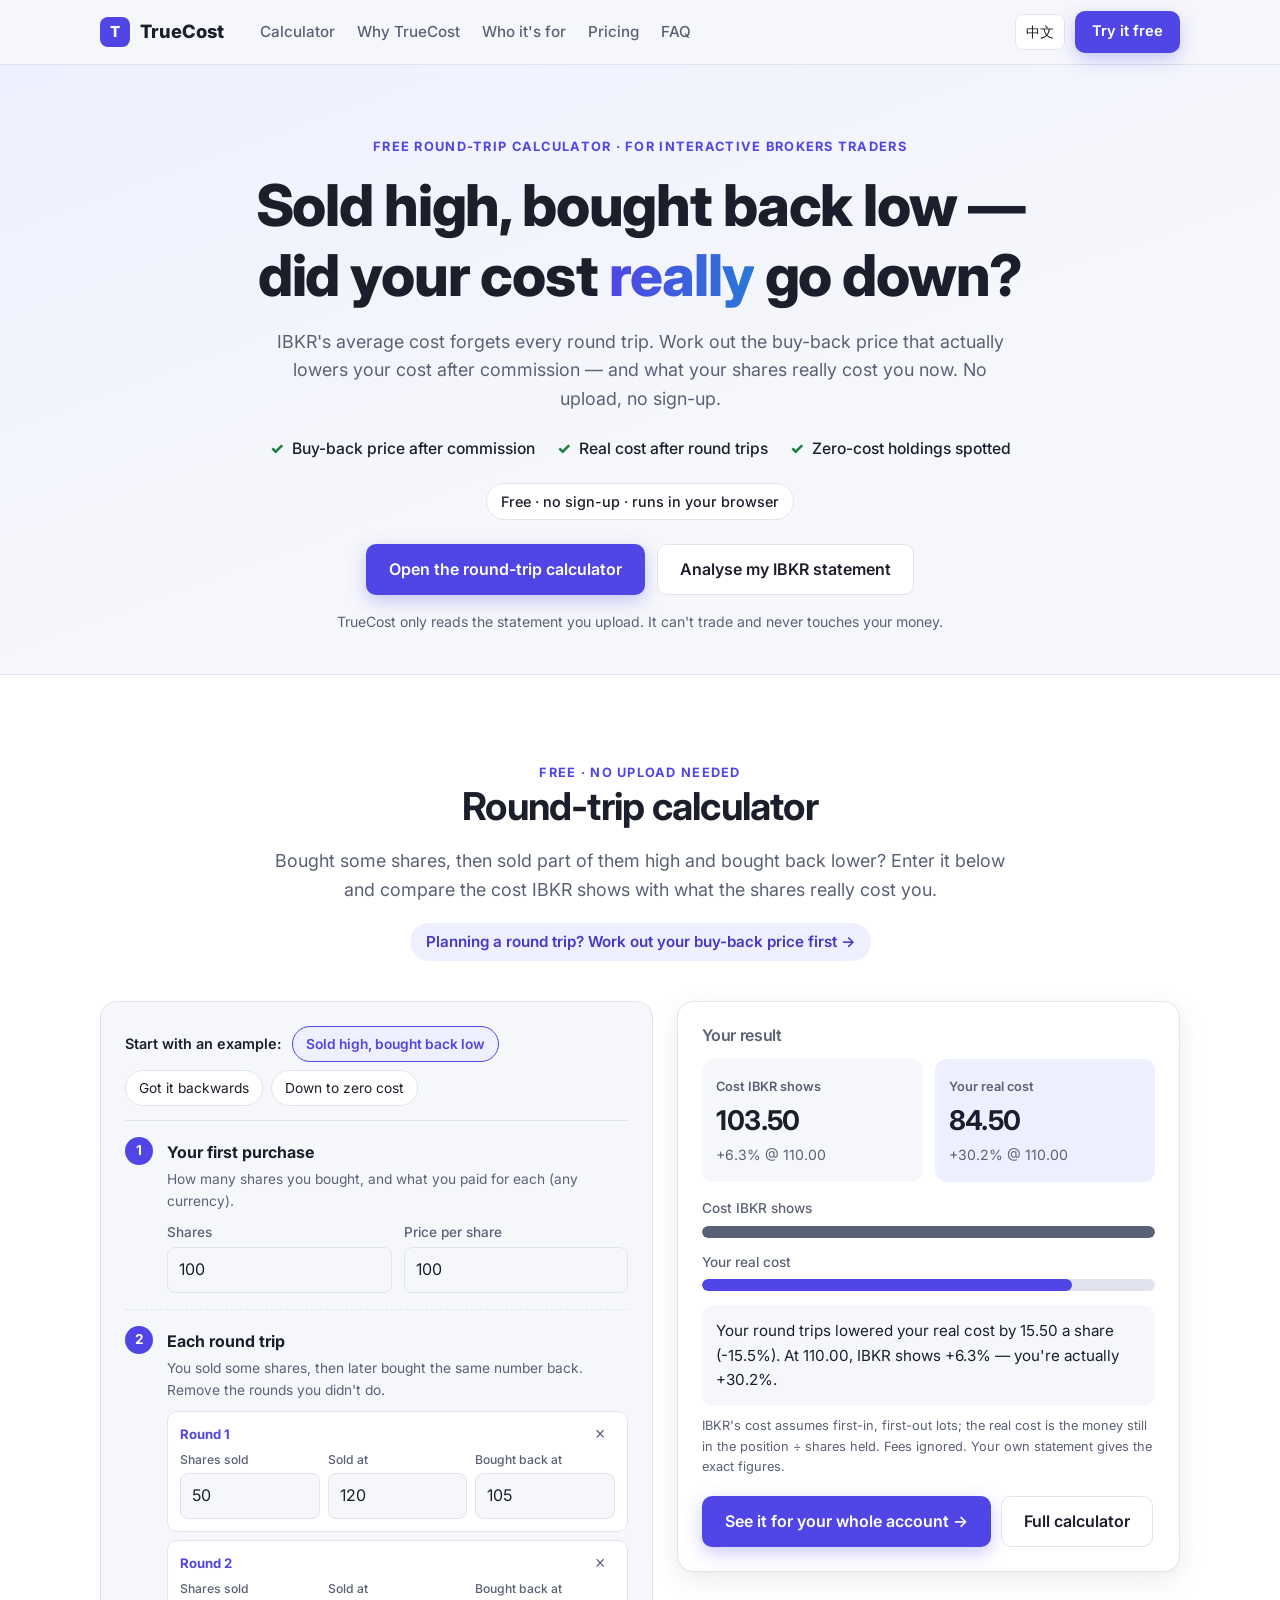
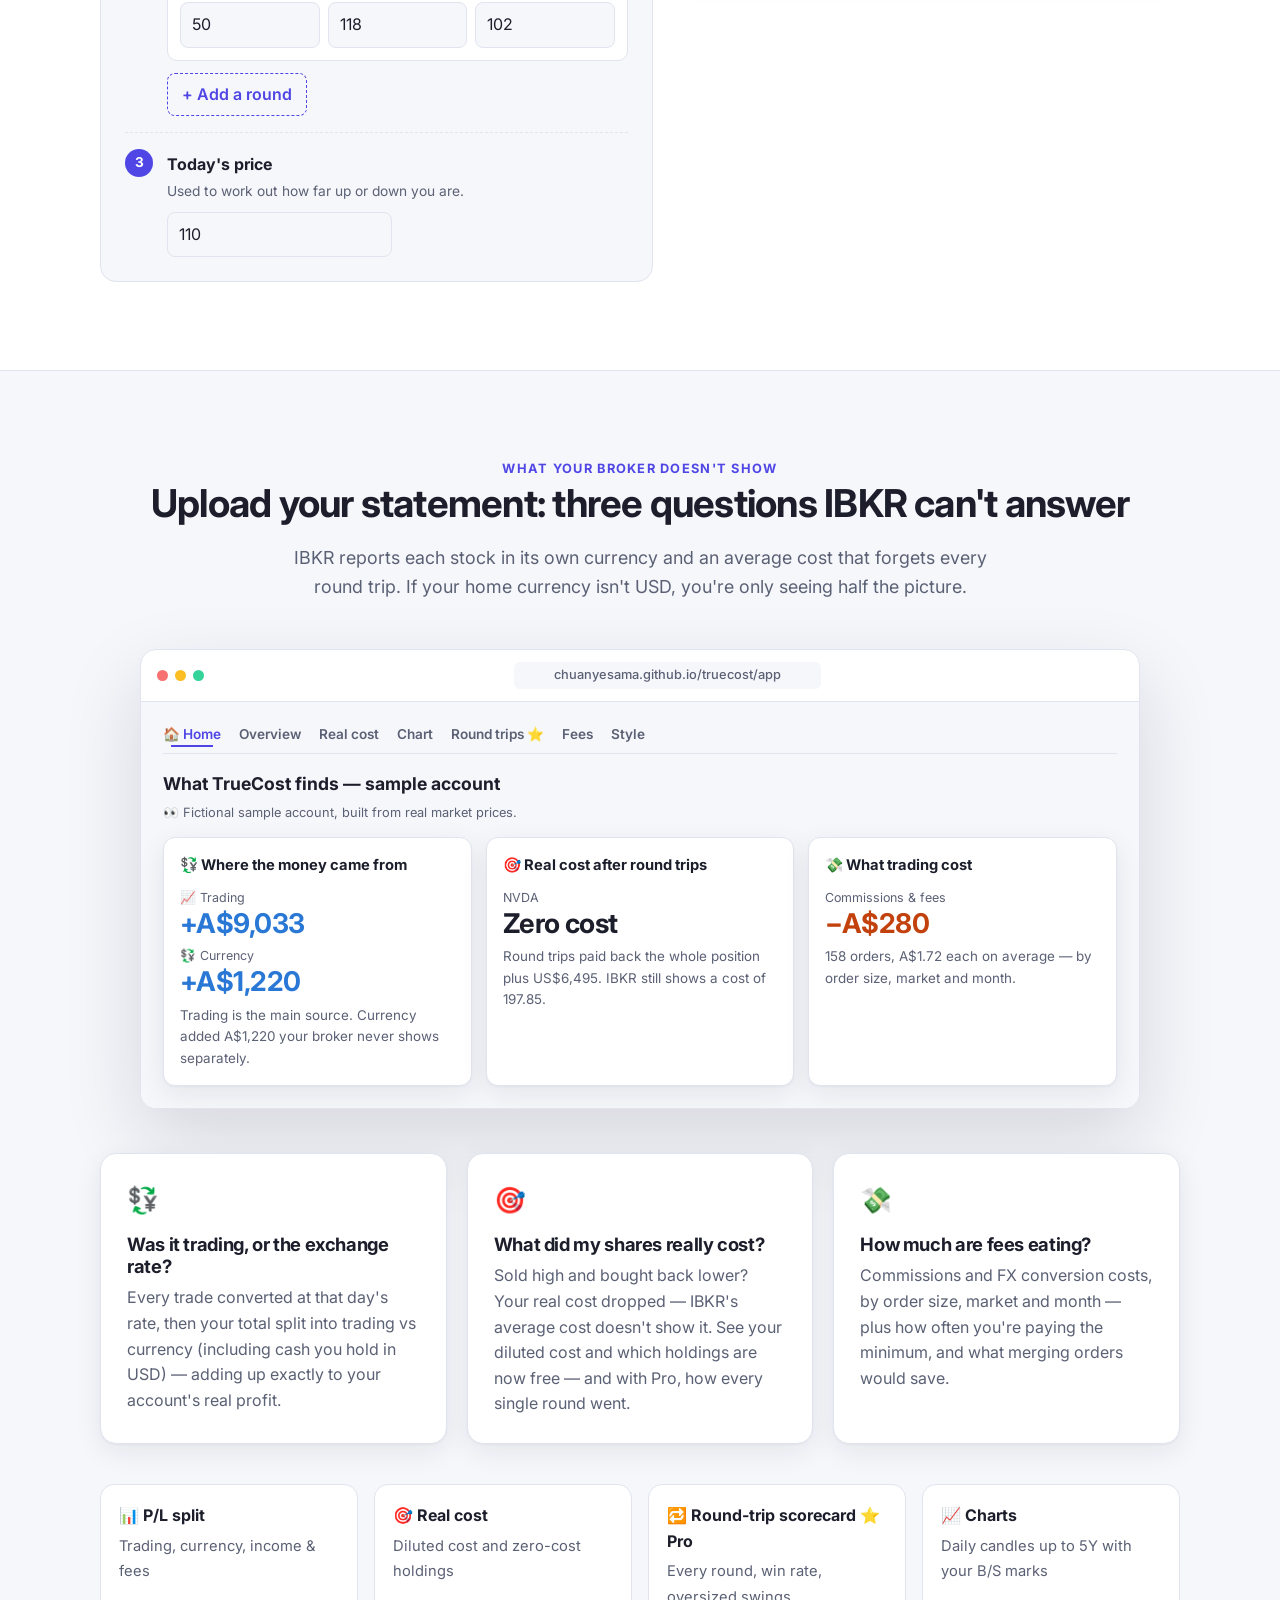
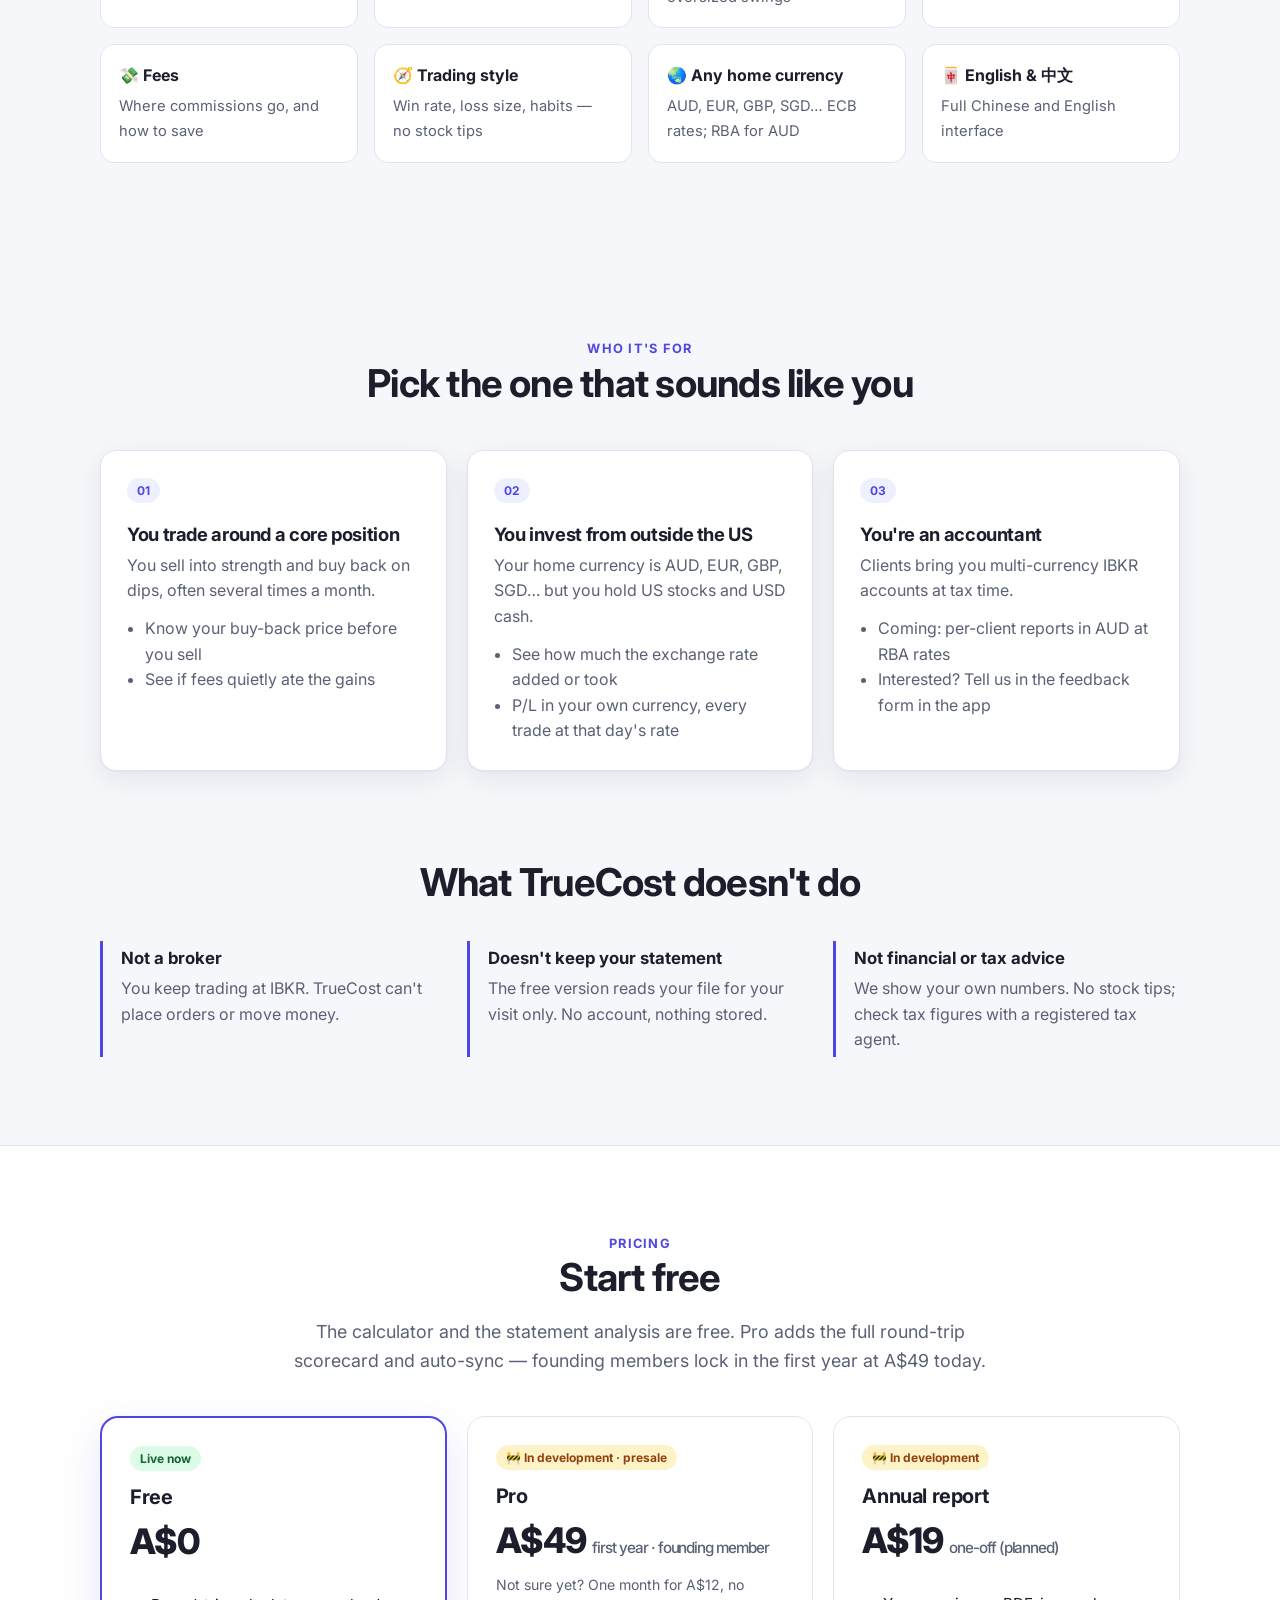
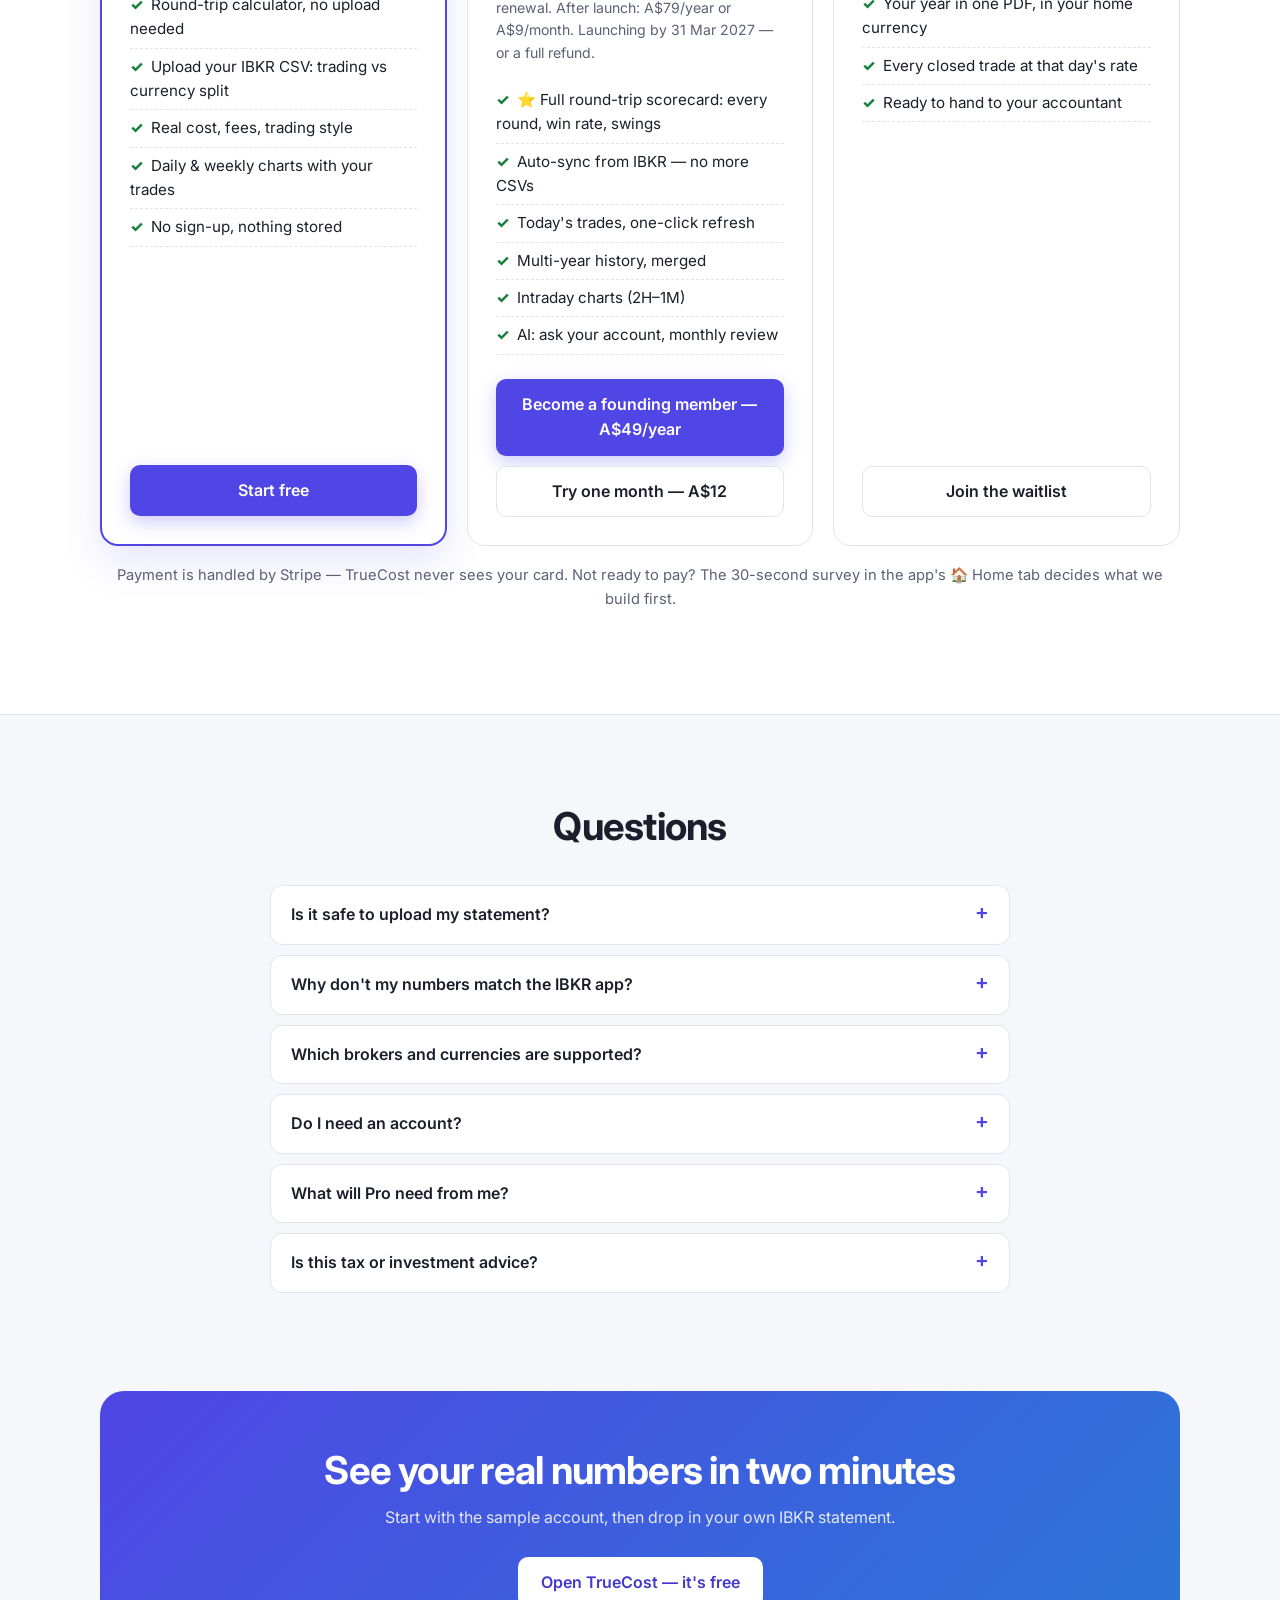
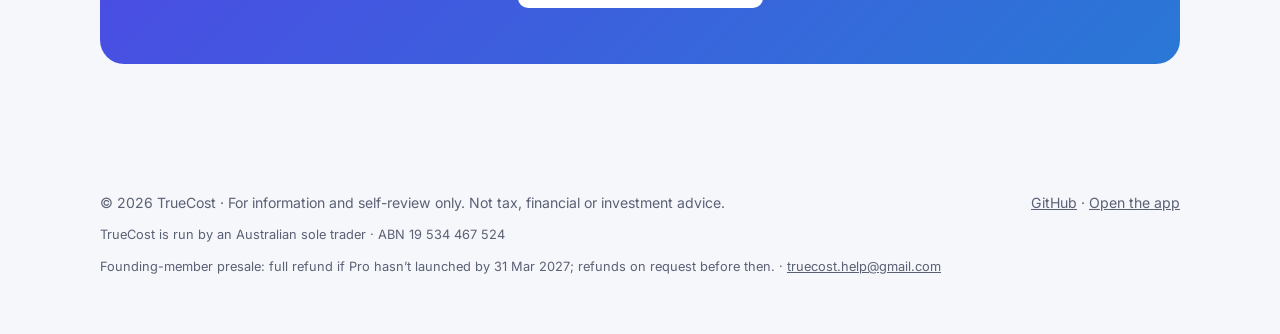
<file: docs/index.html>
<!doctype html>
<html lang="en">
<head>
<meta charset="utf-8">
<meta name="viewport" content="width=device-width, initial-scale=1">
<title>TrueCost — round-trip calculator & real cost for IBKR traders</title>
<meta name="description" content="Upload your Interactive Brokers statement and see, in your home currency, whether your profit came from trading or the exchange rate, your real cost after trading around a position, and what fees cost you. Free, no sign-up.">
<meta property="og:type" content="website">
<meta property="og:site_name" content="TrueCost">
<meta property="og:title" content="TrueCost: round-trip calculator & real cost for IBKR traders">
<meta property="og:description" content="Sold high, bought back low: did your cost really go down? Free buy-back calculator after commission, plus your real cost and FX vs trading split from your IBKR statement.">
<meta property="og:url" content="https://chuanyesama.github.io/truecost/">
<meta property="og:image" content="https://chuanyesama.github.io/truecost/og.jpg">
<meta property="og:image:width" content="1200">
<meta property="og:image:height" content="630">
<meta name="twitter:card" content="summary_large_image">
<link rel="icon" href="data:image/svg+xml,<svg xmlns='http://www.w3.org/2000/svg' viewBox='0 0 100 100'><rect width='100' height='100' rx='22' fill='%234f46e5'/><text x='50' y='68' font-size='54' font-family='Arial' font-weight='700' fill='white' text-anchor='middle'>T</text></svg>">
<link rel="preconnect" href="https://fonts.googleapis.com">
<link rel="preconnect" href="https://fonts.gstatic.com" crossorigin>
<link href="https://fonts.googleapis.com/css2?family=Inter:wght@400;500;600;700;800&display=swap" rel="stylesheet">
<link rel="stylesheet" href="style.css">
</head>
<body>

<nav>
  <div class="wrap">
    <a class="logo" href="#"><i>T</i>TrueCost</a>
    <div class="links">
      <a href="#calculator" data-t="nav_calc"></a>
      <a href="#why" data-t="nav_why"></a>
      <a href="#who" data-t="nav_who"></a>
      <a href="#pricing" data-t="nav_pricing"></a>
      <a href="#faq" data-t="nav_faq"></a>
    </div>
    <div class="nav-right">
      <button class="lang" id="lang" type="button" aria-label="Language">中文</button>
      <a class="btn btn-primary btn-sm app-link" href="app/" data-t="nav_cta"></a>
    </div>
  </div>
</nav>

<header class="hero center">
  <div class="wrap">
    <div class="eyebrow reveal" data-t="hero_eyebrow"></div>
    <h1 class="reveal" data-t="hero_title" data-html></h1>
    <p class="lead reveal" data-t="hero_sub"></p>
    <ul class="checks reveal">
      <li data-t="hero_c1"></li><li data-t="hero_c2"></li><li data-t="hero_c3"></li>
    </ul>
    <div class="badge reveal" data-t="hero_badge"></div>
    <div class="cta reveal">
      <a class="btn btn-primary" href="calculator.html#plan" data-where="hero_calc" data-t="hero_cta"></a>
      <a class="btn btn-ghost app-link" href="app/" data-t="hero_cta2"></a>
    </div>
    <div class="trust reveal" data-t="hero_trust"></div>

  </div>
</header>

<section id="calculator" style="background: var(--card); border-top: 1px solid var(--line); border-bottom: 1px solid var(--line);">
  <div class="wrap center">
    <div class="eyebrow reveal" data-t="calc_eyebrow"></div>
    <h2 class="reveal" data-t="calc_title"></h2>
    <p class="lead reveal" data-t="calc_sub"></p>
    <p class="reveal" style="margin-top:14px"><a class="pill-link" href="calculator.html" data-where="calc_full_top" data-t="calc_full"></a></p>
  </div>
  <div class="wrap">
    <div class="calc reveal">
      <div class="panel" style="background: var(--bg); box-shadow: none;">
        <div class="presets">
          <span data-t="c_try"></span>
          <button class="chip on" type="button" data-preset="good" data-t="c_p_good"></button>
          <button class="chip" type="button" data-preset="bad" data-t="c_p_bad"></button>
          <button class="chip" type="button" data-preset="zero" data-t="c_p_zero"></button>
        </div>
        <div class="step">
          <div class="num">1</div>
          <div>
            <h4 data-t="c_s1"></h4><p class="hint" data-t="c_s1_hint"></p>
            <div class="row">
              <div><label for="n0" data-t="c_shares"></label><input id="n0" type="number" min="1" step="1" value="100"></div>
              <div><label for="p0" data-t="c_price"></label><input id="p0" type="number" min="0" step="0.01" value="100"></div>
            </div>
          </div>
        </div>
        <div class="step">
          <div class="num">2</div>
          <div>
            <h4 data-t="c_s2"></h4><p class="hint" data-t="c_s2_hint"></p>
            <div id="rounds"></div>
            <button class="add" id="add" type="button" data-t="c_add"></button>
          </div>
        </div>
        <div class="step">
          <div class="num">3</div>
          <div>
            <h4 data-t="c_s3"></h4><p class="hint" data-t="c_s3_hint"></p>
            <div class="row"><div><input id="now" type="number" min="0" step="0.01" value="110" aria-label="price now"></div><div></div></div>
          </div>
        </div>
      </div>
      <div class="panel result" id="calc-result" aria-live="polite">
        <h3 data-t="c_result"></h3>
        <div class="compare">
          <div><small data-t="c_ibkr"></small><strong id="r_ibkr"></strong><em id="r_ibkr_pct"></em></div>
          <div class="real"><small data-t="c_real"></small><strong id="r_real"></strong><em id="r_real_pct"></em></div>
        </div>
        <div class="bars">
          <label data-t="c_ibkr"></label><div class="bar"><i id="b_ibkr" style="background: var(--muted)"></i></div>
          <label data-t="c_real"></label><div class="bar"><i id="b_real" style="background: var(--accent)"></i></div>
        </div>
        <div class="say" id="r_say"></div>
        <div class="fine" data-t="c_fine"></div>
        <div class="cta-row"><a class="btn btn-primary app-link" href="app/" data-t="c_cta"></a>
          <a class="btn btn-ghost" href="calculator.html" data-where="calc_full" data-t="calc_full_btn"></a></div>
      </div>
    </div>
  </div>
</section>

<section id="why">
  <div class="wrap center">
    <div class="eyebrow reveal" data-t="why_eyebrow"></div>
    <h2 class="reveal" data-t="why_title"></h2>
    <p class="lead reveal" data-t="why_sub"></p>
  </div>
  <div class="wrap">
  <div class="mock reveal" aria-label="TrueCost screenshot">
    <div class="mock-bar"><span></span><span></span><span></span><b>chuanyesama.github.io/truecost/app</b></div>
    <div class="mock-body">
      <div class="mock-tabs"><span class="on" data-t="m_home"></span><span data-t="m_t1"></span><span data-t="m_t2"></span>
        <span data-t="m_t3"></span><span data-t="m_t4"></span><span data-t="m_t5"></span><span data-t="m_t6"></span></div>
      <div class="mock-title" data-t="m_title"></div>
      <div class="mock-note" data-t="m_note"></div>
      <div class="grid3">
        <div class="mcard float">
          <h4 data-t="m_c1"></h4>
          <div class="mlabel" data-t="m_trading"></div>
          <div class="mvalue pos"><span class="count" data-to="9033" data-prefix="+A$"></span></div>
          <div class="mlabel" data-t="m_fx"></div>
          <div class="mvalue pos"><span class="count" data-to="1220" data-prefix="+A$"></span></div>
          <div class="mtext" data-t="m_c1_line"></div>
        </div>
        <div class="mcard float" style="animation-delay:-2s">
          <h4 data-t="m_c2"></h4>
          <div class="mlabel">NVDA</div>
          <div class="mvalue" data-t="m_zero"></div>
          <div class="mtext" data-t="m_c2_line"></div>
        </div>
        <div class="mcard float" style="animation-delay:-4s">
          <h4 data-t="m_c3"></h4>
          <div class="mlabel" data-t="m_fees"></div>
          <div class="mvalue neg"><span class="count" data-to="280" data-prefix="−A$"></span></div>
          <div class="mtext" data-t="m_c3_line"></div>
        </div>
      </div>
    </div>
  </div>
  </div>
  <div class="wrap">
    <div class="cards">
      <div class="card reveal"><div class="ico">💱</div><h3 data-t="p1_t"></h3><p data-t="p1_d"></p></div>
      <div class="card reveal"><div class="ico">🎯</div><h3 data-t="p2_t"></h3><p data-t="p2_d"></p></div>
      <div class="card reveal"><div class="ico">💸</div><h3 data-t="p3_t"></h3><p data-t="p3_d"></p></div>
    </div>
    <div class="feat reveal">
      <div><b data-t="f1_t"></b><span data-t="f1_d"></span></div>
      <div><b data-t="f2_t"></b><span data-t="f2_d"></span></div>
      <div><b data-t="f3_t"></b><span data-t="f3_d"></span></div>
      <div><b data-t="f4_t"></b><span data-t="f4_d"></span></div>
      <div><b data-t="f5_t"></b><span data-t="f5_d"></span></div>
      <div><b data-t="f6_t"></b><span data-t="f6_d"></span></div>
      <div><b data-t="f7_t"></b><span data-t="f7_d"></span></div>
      <div><b data-t="f8_t"></b><span data-t="f8_d"></span></div>
    </div>
  </div>
</section>

<section id="who">
  <div class="wrap center">
    <div class="eyebrow reveal" data-t="who_eyebrow"></div>
    <h2 class="reveal" data-t="who_title"></h2>
  </div>
  <div class="wrap">
    <div class="cards">
      <div class="card persona reveal"><span class="tag">01</span><h3 data-t="w1_t"></h3><p data-t="w1_d"></p>
        <ul><li data-t="w1_a"></li><li data-t="w1_b"></li></ul></div>
      <div class="card persona reveal"><span class="tag">02</span><h3 data-t="w2_t"></h3><p data-t="w2_d"></p>
        <ul><li data-t="w2_a"></li><li data-t="w2_b"></li></ul></div>
      <div class="card persona reveal"><span class="tag">03</span><h3 data-t="w3_t"></h3><p data-t="w3_d"></p>
        <ul><li data-t="w3_a"></li><li data-t="w3_b"></li></ul></div>
    </div>
  </div>
</section>

<section style="padding-top: 0">
  <div class="wrap">
    <h2 class="reveal center" data-t="not_title"></h2>
    <div class="nots reveal">
      <div><b data-t="n1_t"></b><span data-t="n1_d"></span></div>
      <div><b data-t="n2_t"></b><span data-t="n2_d"></span></div>
      <div><b data-t="n3_t"></b><span data-t="n3_d"></span></div>
    </div>
  </div>
</section>

<section id="pricing" style="background: var(--card); border-top: 1px solid var(--line); border-bottom: 1px solid var(--line);">
  <div class="wrap center">
    <div class="eyebrow reveal" data-t="price_eyebrow"></div>
    <h2 class="reveal" data-t="price_title"></h2>
    <p class="lead reveal" data-t="price_sub"></p>
  </div>
  <div class="wrap">
    <div class="plans">
      <div class="plan main reveal">
        <span class="state live" data-t="s_live"></span>
        <h3 data-t="free_t"></h3>
        <div class="price">A$0</div>
        <ul><li data-t="free_1"></li><li data-t="free_2"></li><li data-t="free_3"></li><li data-t="free_4"></li><li data-t="free_5"></li></ul>
        <a class="btn btn-primary app-link" href="app/" data-t="free_cta"></a>
      </div>
      <div class="plan reveal">
        <span class="state soon" data-t="s_presale"></span>
        <h3 data-t="pro_t"></h3>
        <div class="price">A$49 <small data-t="pro_unit"></small></div>
        <p class="plan-after" data-t="pro_after"></p>
        <ul><li data-t="pro_0"></li><li data-t="pro_1"></li><li data-t="pro_2"></li><li data-t="pro_3"></li><li data-t="pro_4"></li><li data-t="pro_5"></li></ul>
        <div class="plan-btns">
          <a class="btn btn-primary" href="https://buy.stripe.com/dRmeVe8MLd9w0MT7DmfEk00?client_reference_id=site_pricing_year" data-where="pricing" data-plan="year" data-t="founder_cta"></a>
          <a class="btn btn-ghost" href="https://buy.stripe.com/7sYfZi0gf4D067d9LufEk01?client_reference_id=site_pricing_month" data-where="pricing" data-plan="month" data-t="month_cta"></a>
        </div>
      </div>
      <div class="plan reveal">
        <span class="state soon" data-t="s_soon"></span>
        <h3 data-t="rep_t"></h3>
        <div class="price">A$19 <small data-t="rep_unit"></small></div>
        <ul><li data-t="rep_1"></li><li data-t="rep_2"></li><li data-t="rep_3"></li></ul>
        <a class="btn btn-ghost app-link" href="app/" data-t="soon_cta"></a>
      </div>
    </div>
    <p class="soon-note reveal" data-t="price_note"></p>
  </div>
</section>

<section id="faq">
  <div class="wrap center"><h2 class="reveal" data-t="faq_title"></h2></div>
  <div class="wrap faq">
    <details class="reveal"><summary data-t="q1"></summary><p data-t="a1"></p></details>
    <details class="reveal"><summary data-t="q2"></summary><p data-t="a2"></p></details>
    <details class="reveal"><summary data-t="q3"></summary><p data-t="a3"></p></details>
    <details class="reveal"><summary data-t="q4"></summary><p data-t="a4"></p></details>
    <details class="reveal"><summary data-t="q5"></summary><p data-t="a5"></p></details>
    <details class="reveal"><summary data-t="q6"></summary><p data-t="a6"></p></details>
  </div>
</section>

<section style="padding-top: 0">
  <div class="wrap">
    <div class="final reveal">
      <h2 data-t="final_title"></h2>
      <p data-t="final_sub"></p>
      <a class="btn app-link" href="app/" data-t="final_cta"></a>
    </div>
  </div>
</section>

<div class="mini" id="mini" aria-hidden="true">
  <span>IBKR <b id="mini_ibkr"></b> → <span data-t="mini_real"></span> <b id="mini_real"></b></span>
  <a href="#calc-result" data-t="mini_see"></a>
</div>

<footer>
  <div class="wrap">
    <span>© 2026 TrueCost · <span data-t="foot_disclaimer"></span></span>
    <span><a href="https://github.com/chuanyesama/truecost">GitHub</a> · <a class="app-link" href="app/" data-t="foot_app"></a></span>
  </div>
  <div class="wrap seller">
    <span data-t="foot_seller"></span>
    <span><span data-t="foot_refund"></span> · <a href="mailto:truecost.help@gmail.com" data-t="foot_contact"></a></span>
  </div>
</footer>

<script src="track.js"></script>
<script src="review.js"></script>
<script>
const T = {
  en: {
    nav_why: "Why TrueCost", nav_calc: "Calculator", nav_who: "Who it's for", nav_pricing: "Pricing", nav_faq: "FAQ",
    nav_cta: "Try it free",
    hero_eyebrow: "Free round-trip calculator · for Interactive Brokers traders",
    hero_title: "Sold high, bought back low — did your cost <em>really</em> go down?",
    hero_sub: "IBKR's average cost forgets every round trip. Work out the buy-back price that actually lowers your cost after commission — and what your shares really cost you now. No upload, no sign-up.",
    hero_c1: "Buy-back price after commission", hero_c2: "Real cost after round trips", hero_c3: "Zero-cost holdings spotted",
    hero_badge: "Free · no sign-up · runs in your browser",
    hero_cta: "Open the round-trip calculator", hero_cta2: "Analyse my IBKR statement",
    hero_trust: "TrueCost only reads the statement you upload. It can't trade and never touches your money.",
    m_home: "🏠 Home", m_t1: "Overview", m_t2: "Real cost", m_t3: "Chart", m_t4: "Round trips ⭐", m_t5: "Fees", m_t6: "Style",
    m_title: "What TrueCost finds — sample account", m_note: "👀 Fictional sample account, built from real market prices.",
    m_c1: "💱 Where the money came from", m_trading: "📈 Trading", m_fx: "💱 Currency",
    m_c1_line: "Trading is the main source. Currency added A$1,220 your broker never shows separately.",
    m_c2: "🎯 Real cost after round trips", m_zero: "Zero cost",
    m_c2_line: "Round trips paid back the whole position plus US$6,495. IBKR still shows a cost of 197.85.",
    m_c3: "💸 What trading cost", m_fees: "Commissions & fees",
    m_c3_line: "158 orders, A$1.72 each on average — by order size, market and month.",
    why_eyebrow: "What your broker doesn't show",
    why_title: "Upload your statement: three questions IBKR can't answer",
    why_sub: "IBKR reports each stock in its own currency and an average cost that forgets every round trip. If your home currency isn't USD, you're only seeing half the picture.",
    p1_t: "Was it trading, or the exchange rate?",
    p1_d: "Every trade converted at that day's rate, then your total split into trading vs currency (including cash you hold in USD) — adding up exactly to your account's real profit.",
    p2_t: "What did my shares really cost?",
    p2_d: "Sold high and bought back lower? Your real cost dropped — IBKR's average cost doesn't show it. See your diluted cost and which holdings are now free — and with Pro, how every single round went.",
    p3_t: "How much are fees eating?",
    p3_d: "Commissions and FX conversion costs, by order size, market and month — plus how often you're paying the minimum, and what merging orders would save.",
    f1_t: "📊 P/L split", f1_d: "Trading, currency, income & fees",
    f2_t: "🎯 Real cost", f2_d: "Diluted cost and zero-cost holdings",
    f3_t: "🔁 Round-trip scorecard ⭐ Pro", f3_d: "Every round, win rate, oversized swings",
    f4_t: "📈 Charts", f4_d: "Daily candles up to 5Y with your B/S marks",
    f5_t: "💸 Fees", f5_d: "Where commissions go, and how to save",
    f6_t: "🧭 Trading style", f6_d: "Win rate, loss size, habits — no stock tips",
    f7_t: "🌏 Any home currency", f7_d: "AUD, EUR, GBP, SGD… ECB rates; RBA for AUD",
    f8_t: "🀄 English & 中文", f8_d: "Full Chinese and English interface",
    calc_eyebrow: "Free · no upload needed",
    calc_title: "Round-trip calculator",
    calc_sub: "Bought some shares, then sold part of them high and bought back lower? Enter it below and compare the cost IBKR shows with what the shares really cost you.",
    calc_full: "Planning a round trip? Work out your buy-back price first →", calc_full_btn: "Full calculator",
    who_eyebrow: "Who it's for", who_title: "Pick the one that sounds like you",
    w1_t: "You trade around a core position", w1_d: "You sell into strength and buy back on dips, often several times a month.",
    w1_a: "Know your buy-back price before you sell", w1_b: "See if fees quietly ate the gains",
    w2_t: "You invest from outside the US", w2_d: "Your home currency is AUD, EUR, GBP, SGD… but you hold US stocks and USD cash.",
    w2_a: "See how much the exchange rate added or took", w2_b: "P/L in your own currency, every trade at that day's rate",
    w3_t: "You're an accountant", w3_d: "Clients bring you multi-currency IBKR accounts at tax time.",
    w3_a: "Coming: per-client reports in AUD at RBA rates", w3_b: "Interested? Tell us in the feedback form in the app",
    not_title: "What TrueCost doesn't do",
    n1_t: "Not a broker", n1_d: "You keep trading at IBKR. TrueCost can't place orders or move money.",
    n2_t: "Doesn't keep your statement", n2_d: "The free version reads your file for your visit only. No account, nothing stored.",
    n3_t: "Not financial or tax advice", n3_d: "We show your own numbers. No stock tips; check tax figures with a registered tax agent.",
    price_eyebrow: "Pricing", price_title: "Start free",
    price_sub: "The calculator and the statement analysis are free. Pro adds the full round-trip scorecard and auto-sync — founding members lock in the first year at A$49 today.",
    s_live: "Live now", s_soon: "🚧 In development", s_presale: "🚧 In development · presale",
    free_t: "Free", free_1: "Round-trip calculator, no upload needed", free_2: "Upload your IBKR CSV: trading vs currency split",
    free_3: "Real cost, fees, trading style", free_4: "Daily & weekly charts with your trades", free_5: "No sign-up, nothing stored",
    free_cta: "Start free",
    pro_t: "Pro", pro_unit: "first year · founding member",
    pro_after: "Not sure yet? One month for A$12, no renewal. After launch: A$79/year or A$9/month. Launching by 31 Mar 2027 — or a full refund.",
    pro_0: "⭐ Full round-trip scorecard: every round, win rate, swings", pro_1: "Auto-sync from IBKR — no more CSVs", pro_2: "Today's trades, one-click refresh", pro_3: "Multi-year history, merged",
    pro_4: "Intraday charts (2H–1M)", pro_5: "AI: ask your account, monthly review",
    rep_t: "Annual report", rep_unit: "one-off (planned)",
    rep_1: "Your year in one PDF, in your home currency", rep_2: "Every closed trade at that day's rate", rep_3: "Ready to hand to your accountant",
    soon_cta: "Join the waitlist", founder_cta: "Become a founding member — A$49/year", month_cta: "Try one month — A$12",
    price_note: "Payment is handled by Stripe — TrueCost never sees your card. Not ready to pay? The 30-second survey in the app's 🏠 Home tab decides what we build first.",
    faq_title: "Questions",
    q1: "Is it safe to upload my statement?",
    a1: "Your statement is read inside your browser and never uploaded to any server — close the tab and it's gone. Anonymous usage counts (no amounts, symbols or account numbers) help us improve TrueCost.",
    q2: "Why don't my numbers match the IBKR app?",
    a2: "IBKR shows profit in each stock's own currency and an average cost that ignores round trips. TrueCost converts every trade at that day's rate into your home currency — and checks the total against your account's actual profit.",
    q3: "Which brokers and currencies are supported?",
    a3: "Interactive Brokers only, on purpose: one broker, done properly. Any base currency (AUD, USD, EUR, GBP, SGD…), stocks and ETFs in US, European, Nordic and Asian markets.",
    q4: "Do I need an account?",
    a4: "No. Download your Activity Statement (CSV) from the IBKR portal, upload it, done. Pro will need an account because it syncs automatically.",
    q5: "What will Pro need from me?",
    a5: "A one-time setup of about five minutes: create two Flex Queries and a read-only Flex token in the IBKR portal, then paste them into TrueCost. A Flex token can only read reports — it can't trade or move money.",
    q6: "Is this tax or investment advice?",
    a6: "No. TrueCost is a calculator for reviewing your own trading. For your tax return, have a registered tax agent check the figures.",
    final_title: "See your real numbers in two minutes",
    final_sub: "Start with the sample account, then drop in your own IBKR statement.",
    final_cta: "Open TrueCost — it's free",
    foot_disclaimer: "For information and self-review only. Not tax, financial or investment advice.",
    foot_app: "Open the app",
    foot_seller: "TrueCost is run by an Australian sole trader · ABN 19 534 467 524", foot_refund: "Founding-member presale: full refund if Pro hasn’t launched by 31 Mar 2027; refunds on request before then.", foot_contact: "truecost.help@gmail.com",
  },
  zh: {
    nav_why: "为什么用", nav_calc: "做 T 计算器", nav_who: "适合谁", nav_pricing: "价格", nav_faq: "常见问题",
    nav_cta: "免费试用",
    hero_eyebrow: "免费做 T 计算器 · 为盈透证券（IBKR）用户打造",
    hero_title: "高抛低吸之后，你的成本<em>真的</em>降了吗？",
    hero_sub: "IBKR 的平均成本不算做 T。先算好扣掉佣金后买回价要低于多少才真的降成本，再看看你的股票现在真实是多少钱买的。不用上传，不用注册。",
    hero_c1: "扣佣金后的保本买回价", hero_c2: "做 T 后的真实成本", hero_c3: "一眼看出零成本持股",
    hero_badge: "免费 · 不用注册 · 在浏览器里计算",
    hero_cta: "打开做 T 计算器", hero_cta2: "分析我的 IBKR 对账单",
    hero_trust: "TrueCost 只读取你上传的对账单，不能下单，也从不碰你的钱。",
    m_home: "🏠 首页", m_t1: "总览", m_t2: "真实成本", m_t3: "K线图", m_t4: "做T记录 ⭐", m_t5: "费用", m_t6: "交易风格",
    m_title: "TrueCost 能发现什么——示例账户", m_note: "👀 虚构的示例账户，用真实行情生成。",
    m_c1: "💱 钱从哪来", m_trading: "📈 交易", m_fx: "💱 汇率",
    m_c1_line: "交易是主要来源；汇率另外带来了 A$1,220，券商从不单独显示。",
    m_c2: "🎯 做 T 之后的真实成本", m_zero: "零成本持股",
    m_c2_line: "做 T 已经把本金全部赚回，还多赚 US$6,495。IBKR 却仍显示成本 197.85。",
    m_c3: "💸 交易花了多少钱", m_fees: "佣金与费用",
    m_c3_line: "共 158 笔订单，平均每笔 A$1.72；按订单大小、市场、月份拆开看。",
    why_eyebrow: "券商没告诉你的",
    why_title: "上传对账单：IBKR 回答不了的三个问题",
    why_sub: "IBKR 按每只股票自己的币种显示盈亏，平均成本也不算做 T 的盈亏。如果你的本币不是美元，你只看到了一半。",
    p1_t: "是交易赚的，还是汇率给的？",
    p1_d: "每笔交易按当天汇率换算成本币，再把总盈亏拆成交易和汇率两部分（包括你手里的美元现金）——加起来正好等于账户的实际盈亏。",
    p2_t: "我的股票到底多少钱买的？",
    p2_d: "高抛低吸之后，你的真实成本已经降了，IBKR 的平均成本却看不出来。这里能看到摊薄成本、哪些已经是零成本持股；专业版还能逐轮看每一次做 T 的结果。",
    p3_t: "佣金吃掉了多少？",
    p3_d: "佣金和换汇成本按订单大小、市场、月份拆开看，还能看到多少笔付的是最低佣金、合并下单能省多少。",
    f1_t: "📊 盈亏拆解", f1_d: "交易、汇率、收入与费用",
    f2_t: "🎯 真实成本", f2_d: "摊薄成本与零成本持股",
    f3_t: "🔁 做 T 成绩单 ⭐ 专业版", f3_d: "每一轮明细、胜率、加仓波段",
    f4_t: "📈 K 线图", f4_d: "日线到 5 年，标出你的每笔买卖",
    f5_t: "💸 费用透视", f5_d: "佣金花在哪、怎么省",
    f6_t: "🧭 交易风格", f6_d: "胜率、亏损幅度、交易习惯——不荐股",
    f7_t: "🌏 任何本币", f7_d: "澳元、欧元、英镑、新元……ECB 汇率；澳元可选 RBA",
    f8_t: "🀄 中文 & English", f8_d: "完整的中英文界面",
    calc_eyebrow: "免费 · 不用上传",
    calc_title: "做 T 成本计算器",
    calc_sub: "先买了一批，后来高位卖出一部分、低位再买回来？填进来，对比 IBKR 显示的成本和你真实的成本。",
    calc_full: "做 T 之前想先算好买回价？打开完整计算器 →", calc_full_btn: "完整计算器",
    who_eyebrow: "适合谁", who_title: "选一个最像你的",
    w1_t: "你经常做 T", w1_d: "在底仓上高抛低吸，一个月可能来回好几次。",
    w1_a: "卖出之前就知道买回价该挂多少", w1_b: "看看佣金是不是悄悄吃掉了利润",
    w2_t: "你在美国以外投资", w2_d: "本币是澳元、欧元、英镑、新元……手里却是美股和美元现金。",
    w2_a: "看清汇率帮你赚了还是亏了多少", w2_b: "用本币算盈亏，每笔交易按当天汇率",
    w3_t: "你是会计 / 税务代理", w3_d: "报税季总有客户拿着多币种的 IBKR 账户来找你。",
    w3_a: "规划中：按 RBA 汇率出澳元的客户报告", w3_b: "有兴趣？在网站的「💬 提意见」里告诉我们",
    not_title: "TrueCost 不做什么",
    n1_t: "不是券商", n1_d: "你继续在 IBKR 交易。TrueCost 不能下单，也不能转账。",
    n2_t: "不保存你的对账单", n2_d: "免费版只在本次访问中读取文件，不用注册，什么都不保存。",
    n3_t: "不提供投资或税务建议", n3_d: "只展示你自己的数字，不荐股；报税数字请让注册税务师核对。",
    price_eyebrow: "价格", price_title: "免费开始",
    price_sub: "做 T 计算器和对账单分析免费。专业版提供完整做 T 成绩单和自动同步；现在成为创始会员，首年只要 A$49。",
    s_live: "已上线", s_soon: "🚧 开发中", s_presale: "🚧 开发中 · 预售",
    free_t: "免费版", free_1: "做 T 计算器，不用上传", free_2: "上传 IBKR CSV：交易 vs 汇率拆分",
    free_3: "真实成本、费用、交易风格", free_4: "日线、周线 K 线 + 你的买卖点", free_5: "不用注册，不保存数据",
    free_cta: "免费开始",
    pro_t: "专业版", pro_unit: "首年 · 创始会员",
    pro_after: "还没想好？也可以先买一个月 A$12，不自动续费。上线后正式价 A$79/年 或 A$9/月。最晚 2027-03-31 上线，否则全额退款。",
    pro_0: "⭐ 完整做 T 成绩单：每一轮明细、胜率、加仓波段", pro_1: "从 IBKR 自动同步，不用再下载 CSV", pro_2: "当天交易，一键刷新", pro_3: "多年历史自动合并",
    pro_4: "分钟级 K 线（2H–1M）", pro_5: "AI：问你的账户、每月复盘",
    rep_t: "年度报告", rep_unit: "一次性（计划）",
    rep_1: "一整年浓缩成一份本币 PDF", rep_2: "每笔平仓按当天汇率换算", rep_3: "可以直接交给会计师",
    soon_cta: "加入等候名单", founder_cta: "成为创始会员 — 首年 A$49", month_cta: "先买一个月 — A$12",
    price_note: "付款由 Stripe 处理，TrueCost 看不到你的卡号。还没想好？网站「🏠 首页」的 30 秒问卷决定我们先做什么。",
    faq_title: "常见问题",
    q1: "上传对账单安全吗？",
    a1: "安全。对账单只在你的浏览器里读取，不会上传到任何服务器，关掉页面就没了。我们只统计匿名使用情况（不记录金额、股票代码或账户号码），用来改进产品。",
    q2: "为什么和 IBKR App 里的数字不一样？",
    a2: "IBKR 按每只股票自己的币种显示盈亏，平均成本也不算做 T。TrueCost 把每笔交易按当天汇率换算成你的本币，并且和账户的实际盈亏核对。",
    q3: "支持哪些券商和币种？",
    a3: "只支持盈透证券（IBKR），这是故意的：只做一家，做到最好。支持任何基础货币（澳元、美元、欧元、英镑、新元……），美股、欧股、北欧和亚洲市场的股票和 ETF。",
    q4: "需要注册吗？",
    a4: "不需要。在 IBKR 网页版下载活动对账单（CSV），上传就行。专业版需要账户，因为它会自动同步。",
    q5: "专业版需要我做什么设置？",
    a5: "一次性设置，大约 5 分钟：在 IBKR 网页版建两个 Flex 查询和一个只读的 Flex token，粘贴到 TrueCost。Flex token 只能读取报表，不能下单，也不能转账。",
    q6: "这算投资或税务建议吗？",
    a6: "不算。TrueCost 是帮你复盘自己交易的计算工具。报税时请让注册税务师核对数字。",
    final_title: "两分钟看清你的真实数字",
    final_sub: "先看看示例账户，再上传你自己的 IBKR 对账单。",
    final_cta: "打开 TrueCost——免费",
    foot_disclaimer: "仅供参考和复盘，不构成税务、财务或投资建议。",
    foot_app: "打开网站",
    foot_seller: "TrueCost 由澳大利亚个体经营者运营 · ABN 19 534 467 524", foot_refund: "创始会员预售：如 Pro 未在 2027-03-31 前上线，全额退款；上线前也可随时申请退款。", foot_contact: "联系：truecost.help@gmail.com",
  },
};

for (const l of ["en", "zh"]) Object.assign(T[l], CT[l]);
const APP = "app";  // the web app, docs/app/
const forced = new URLSearchParams(location.search).get("theme");  // ?theme=light for screenshots
if (forced === "light") document.documentElement.dataset.theme = "light";
let lang = (() => {
  const q = new URLSearchParams(location.search).get("lang");
  if (q === "zh" || q === "en") return q;
  try { const s = localStorage.getItem("tc-lang"); if (s) return s; } catch (e) {}
  return (navigator.language || "").toLowerCase().startsWith("zh") ? "zh" : "en";
})();

function fill(s, vars) { return s.replace(/\{(\w+)\}/g, (_, k) => vars[k]); }

function render() {
  const d = T[lang];
  document.documentElement.lang = lang === "zh" ? "zh-CN" : "en";
  document.querySelectorAll("[data-t]").forEach(el => {
    const v = d[el.dataset.t];
    if (v === undefined) return;
    if (el.hasAttribute("data-html")) el.innerHTML = v; else el.textContent = v;
  });
  document.querySelectorAll(".app-link").forEach(a => a.href = `${APP}/?lang=${lang}&src=site`);
  document.getElementById("lang").textContent = lang === "zh" ? "English" : "中文";
  document.title = lang === "zh" ? "TrueCost — 做 T 计算器 · IBKR 真实成本" : "TrueCost — round-trip calculator & real cost for IBKR traders";
  calc();
}

document.getElementById("lang").addEventListener("click", () => {
  lang = lang === "zh" ? "en" : "zh";
  try { localStorage.setItem("tc-lang", lang); } catch (e) {}
  render();
  tcTrack("lang_switch", { to: lang });
});


/* ---------- motion ---------- */
const io = "IntersectionObserver" in window ? new IntersectionObserver(entries => {
  entries.forEach(e => {
    if (!e.isIntersecting) return;
    e.target.classList.add("in");
    e.target.querySelectorAll(".count").forEach(countUp);
    io.unobserve(e.target);
  });
}, { threshold: 0.12 }) : null;
document.querySelectorAll(".reveal").forEach(el => io ? io.observe(el) : el.classList.add("in"));
if (!io) document.querySelectorAll(".count").forEach(c => c.textContent = c.dataset.prefix + Number(c.dataset.to).toLocaleString("en-AU"));

function countUp(el) {
  const to = Number(el.dataset.to), pre = el.dataset.prefix;
  if (matchMedia("(prefers-reduced-motion: reduce)").matches) { el.textContent = pre + to.toLocaleString("en-AU"); return; }
  const t0 = performance.now(), dur = 1200;
  const step = t => {
    const k = Math.min(1, (t - t0) / dur), e = 1 - Math.pow(1 - k, 3);
    el.textContent = pre + Math.round(to * e).toLocaleString("en-AU");
    if (k < 1) requestAnimationFrame(step);
  };
  requestAnimationFrame(step);
}

initReview();
render();
</script>
</body>
</html>
</file>
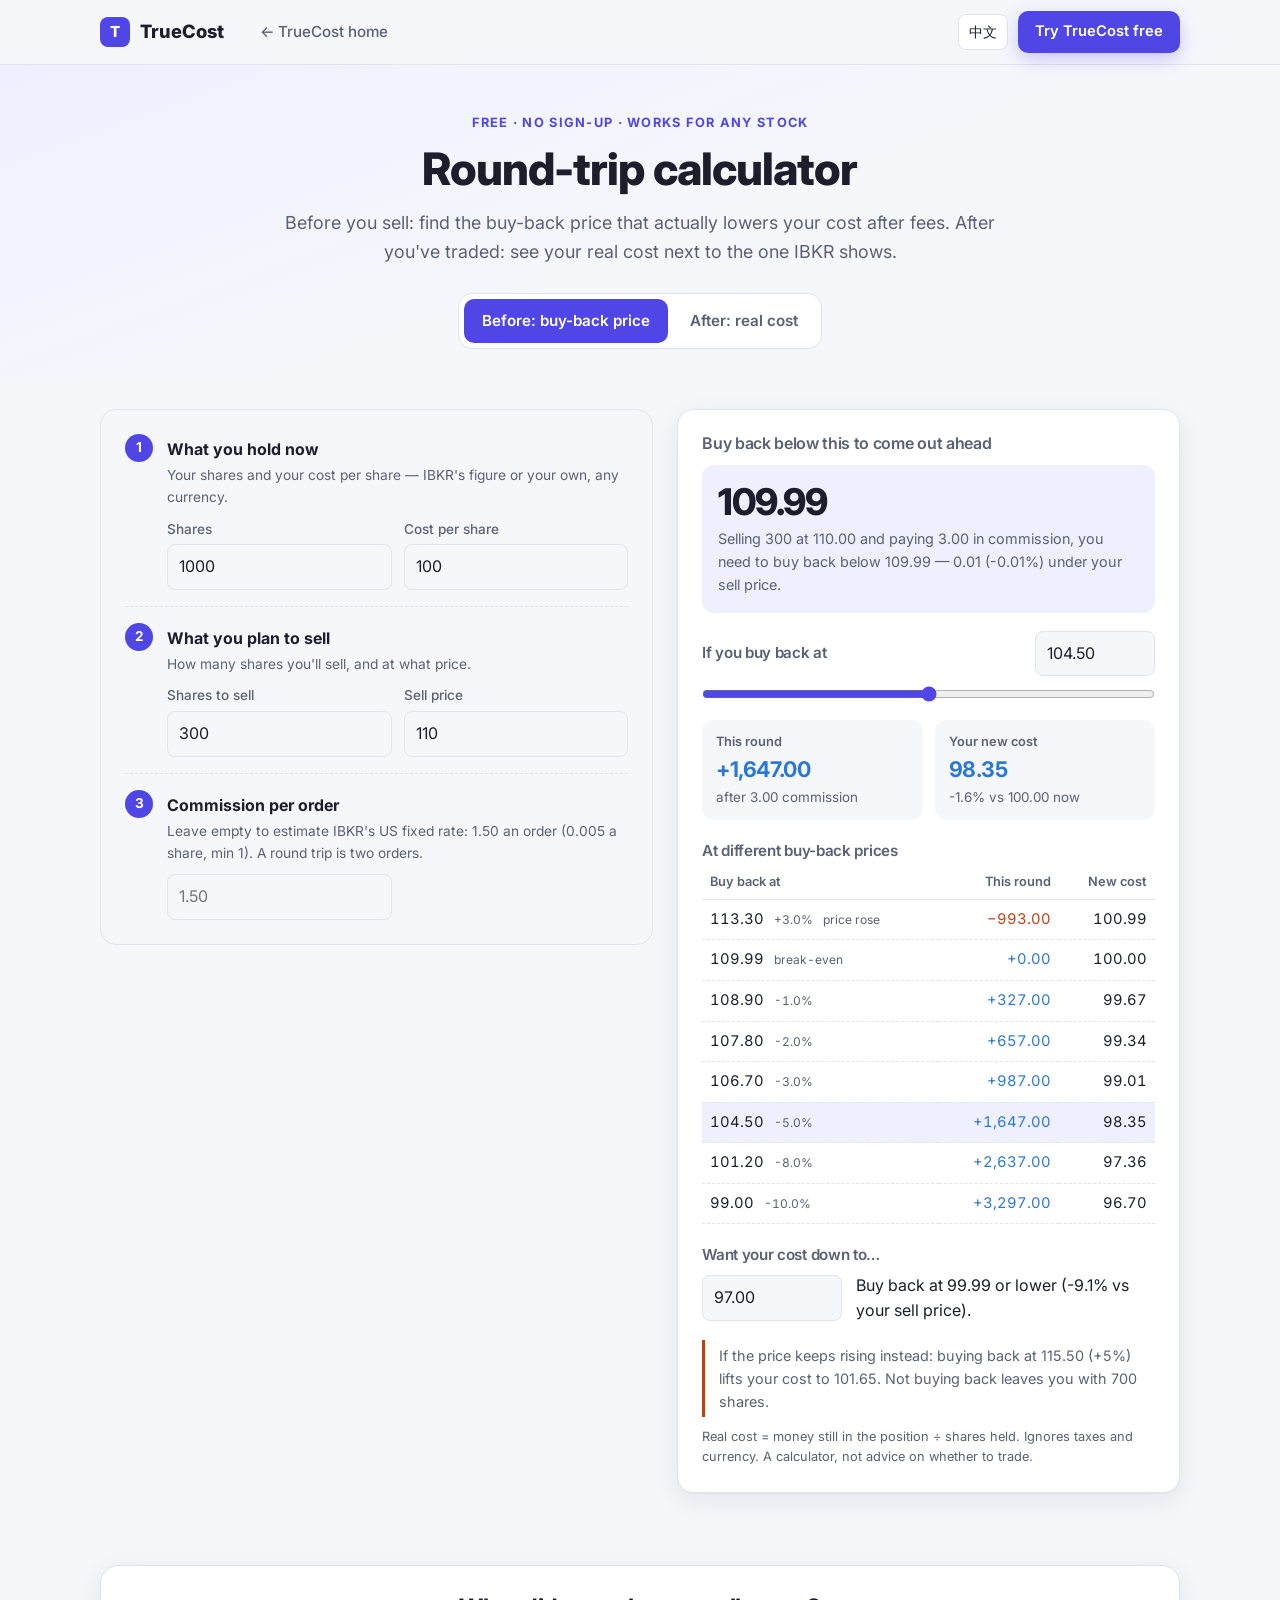
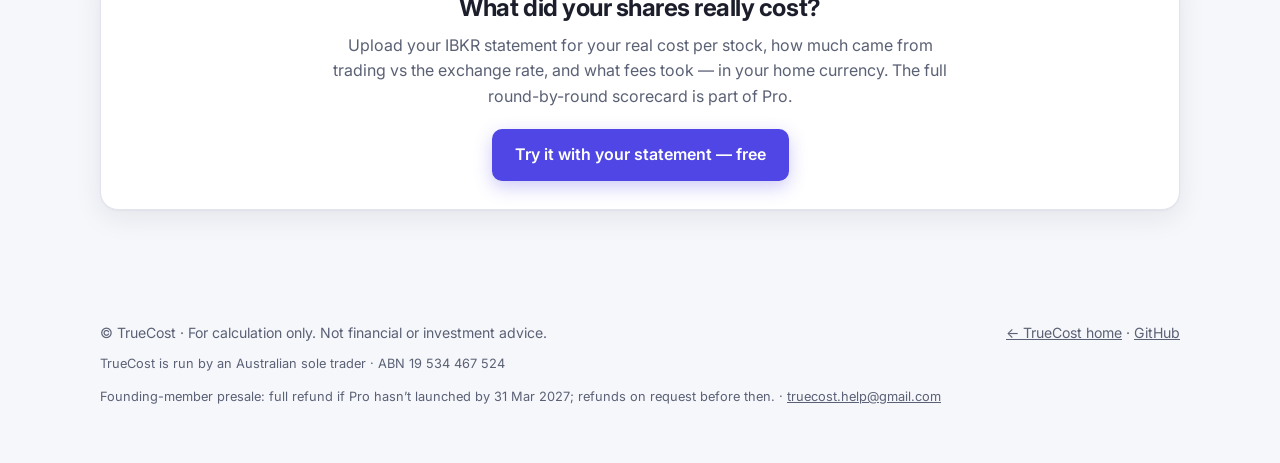
<file: docs/calculator.html>
<!doctype html>
<html lang="zh-CN">
<head>
<meta charset="utf-8">
<meta name="viewport" content="width=device-width, initial-scale=1">
<title>做 T 计算器：保本买回价、做 T 后真实成本 | TrueCost</title>
<meta name="description" content="免费做 T 计算器：卖出前算好保本买回价、买回后的新成本和佣金；做完后对比 IBKR 显示的成本和你的真实摊薄成本。Free round-trip calculator: break-even buy-back price and real cost after trading around a position.">
<meta property="og:type" content="website">
<meta property="og:site_name" content="TrueCost">
<meta property="og:title" content="Round-trip calculator: your buy-back price after commission">
<meta property="og:description" content="Before you sell: the buy-back price that actually lowers your cost after commission. After you trade: your real cost next to the one IBKR shows. Free, no sign-up.">
<meta property="og:url" content="https://chuanyesama.github.io/truecost/calculator.html">
<meta property="og:image" content="https://chuanyesama.github.io/truecost/og.jpg">
<meta property="og:image:width" content="1200">
<meta property="og:image:height" content="630">
<meta name="twitter:card" content="summary_large_image">
<link rel="icon" href="data:image/svg+xml,<svg xmlns='http://www.w3.org/2000/svg' viewBox='0 0 100 100'><rect width='100' height='100' rx='22' fill='%234f46e5'/><text x='50' y='68' font-size='54' font-family='Arial' font-weight='700' fill='white' text-anchor='middle'>T</text></svg>">
<link rel="preconnect" href="https://fonts.googleapis.com">
<link rel="preconnect" href="https://fonts.gstatic.com" crossorigin>
<link href="https://fonts.googleapis.com/css2?family=Inter:wght@400;500;600;700;800&display=swap" rel="stylesheet">
<link rel="stylesheet" href="style.css">
<style>
  .top { background: var(--hero); padding: 48px 0 28px; }
  .top h1 { font-size: clamp(1.9rem, 4.6vw, 2.8rem); font-weight: 800; margin-top: 10px; }
  .top .lead { margin: 12px auto 0; }
  .modes { display: inline-flex; gap: 4px; margin-top: 26px; background: var(--card); border: 1px solid var(--line); border-radius: 14px; padding: 5px; }
  .modes button { border: 0; background: transparent; color: var(--muted); font: inherit; font-weight: 600; font-size: .95rem;
                  border-radius: 10px; padding: 10px 18px; cursor: pointer; }
  .modes button.on { background: var(--accent); color: #fff; }
  @media (max-width: 520px) { .modes { display: flex; } .modes button { flex: 1; padding: 10px 8px; font-size: .88rem; } }
  main section { padding: 32px 0 72px; }
  .calc { margin-top: 0; }
  .field-row { display: grid; grid-template-columns: 1fr 1fr; gap: 12px; }
  .big { font-size: 2.3rem; font-weight: 800; letter-spacing: -0.03em; line-height: 1.15; }
  .big small { font-size: 1rem; font-weight: 600; color: var(--muted); margin-left: 6px; }
  .kpi { background: var(--accent-soft); border-radius: 12px; padding: 16px; margin: 12px 0 18px; }
  .kpi p { margin: 4px 0 0; color: var(--muted); font-size: .9rem; }
  .slider-head { display: flex; justify-content: space-between; align-items: center; gap: 12px; }
  .slider-head input { width: 120px; }
  input[type=range] { padding: 0; border: 0; background: transparent; accent-color: var(--accent); margin: 10px 0 4px; }
  .two { display: grid; grid-template-columns: 1fr 1fr; gap: 12px; margin: 10px 0 16px; }
  .two div { background: var(--bg); border-radius: 12px; padding: 12px 14px; }
  .two small { color: var(--muted); font-weight: 600; font-size: .8rem; display: block; }
  .two strong { font-size: 1.35rem; letter-spacing: -0.02em; }
  .two em { display: block; font-style: normal; font-size: .84rem; color: var(--muted); }
  table { width: 100%; border-collapse: collapse; font-size: .92rem; margin-top: 6px; }
  th { text-align: right; color: var(--muted); font-weight: 600; font-size: .8rem; padding: 6px 8px; border-bottom: 1px solid var(--line); }
  td { text-align: right; padding: 8px; border-bottom: 1px dashed var(--line); font-variant-numeric: tabular-nums; }
  th:first-child, td:first-child { text-align: left; }
  tbody tr { cursor: pointer; } tbody tr:hover { background: var(--bg); }
  tbody tr.sel { background: var(--accent-soft); }
  .tag { font-size: .75rem; color: var(--muted); margin-left: 6px; }
  .target { display: grid; grid-template-columns: auto 1fr; gap: 10px 14px; align-items: center; margin-top: 8px; }
  .target input { max-width: 140px; }
  .warn { border-left: 3px solid var(--neg); padding: 4px 0 4px 14px; color: var(--muted); font-size: .9rem; margin-top: 16px; }
  h3.sub { font-size: .95rem; margin: 22px 0 4px; }
  .hidden { display: none !important; }
  .end { background: var(--card); border: 1px solid var(--line); border-radius: 18px; padding: 28px; text-align: center; box-shadow: var(--shadow); }
  .end h2 { font-size: 1.5rem; } .end p { color: var(--muted); margin: 10px auto 20px; max-width: 40rem; }
</style>
</head>
<body>

<nav>
  <div class="wrap">
    <a class="logo" href="./"><i>T</i>TrueCost</a>
    <div class="links">
      <a href="./" data-t="nav_home"></a>
    </div>
    <div class="nav-right">
      <button class="lang" id="lang" type="button" aria-label="Language">中文</button>
      <a class="btn btn-primary btn-sm app-link" href="app/" data-where="nav" data-t="nav_cta"></a>
    </div>
  </div>
</nav>

<header class="top">
  <div class="wrap center">
    <div class="eyebrow" data-t="eyebrow"></div>
    <h1 data-t="title"></h1>
    <p class="lead" data-t="sub"></p>
    <div class="modes" role="tablist">
      <button type="button" role="tab" data-mode="plan" data-t="mode_plan"></button>
      <button type="button" role="tab" data-mode="review" data-t="mode_review"></button>
    </div>
  </div>
</header>

<main>
<!-- before the trade: break-even buy-back price -->
<section id="plan">
  <div class="wrap">
    <div class="calc">
      <div class="panel" style="background: var(--bg); box-shadow: none;">
        <div class="step" style="padding-top:0">
          <div class="num">1</div>
          <div>
            <h4 data-t="p_s1"></h4><p class="hint" data-t="p_s1_hint"></p>
            <div class="field-row">
              <div><label for="h_n" data-t="p_shares"></label><input id="h_n" type="number" min="1" step="1" value="1000"></div>
              <div><label for="h_c" data-t="p_cost"></label><input id="h_c" type="number" min="0" step="0.01" value="100"></div>
            </div>
          </div>
        </div>
        <div class="step">
          <div class="num">2</div>
          <div>
            <h4 data-t="p_s2"></h4><p class="hint" data-t="p_s2_hint"></p>
            <div class="field-row">
              <div><label for="s_q" data-t="p_qty"></label><input id="s_q" type="number" min="1" step="1" value="300"></div>
              <div><label for="s_p" data-t="p_sell"></label><input id="s_p" type="number" min="0" step="0.01" value="110"></div>
            </div>
          </div>
        </div>
        <div class="step">
          <div class="num">3</div>
          <div>
            <h4 data-t="p_s3"></h4><p class="hint" id="fee_hint"></p>
            <div class="field-row"><div><input id="fee" type="number" min="0" step="0.01" aria-label="fee per order"></div><div></div></div>
          </div>
        </div>
      </div>

      <div class="panel result" aria-live="polite">
        <h3 data-t="p_be"></h3>
        <div class="kpi">
          <div class="big" id="be"></div>
          <p id="be_say"></p>
        </div>

        <div class="slider-head">
          <h3 class="sub" style="margin:0" data-t="p_if"></h3>
          <input id="b_in" type="number" min="0" step="0.01" aria-label="buy-back price">
        </div>
        <input id="b_rng" type="range" step="0.01" aria-label="buy-back price">
        <div class="two">
          <div><small data-t="p_gain"></small><strong id="gain"></strong><em id="gain_pct"></em></div>
          <div><small data-t="p_newcost"></small><strong id="newcost"></strong><em id="newcost_pct"></em></div>
        </div>

        <h3 class="sub" data-t="p_table"></h3>
        <table>
          <thead><tr><th data-t="p_th_b"></th><th data-t="p_th_gain"></th><th data-t="p_th_cost"></th></tr></thead>
          <tbody id="rows"></tbody>
        </table>

        <h3 class="sub" data-t="p_target"></h3>
        <div class="target">
          <input id="tgt" type="number" min="0" step="0.01" aria-label="target cost">
          <span id="tgt_say"></span>
        </div>

        <div class="warn" id="risk"></div>
        <div class="fine" data-t="p_fine"></div>
      </div>
    </div>
  </div>
</section>

<!-- after the trade: the same round-trip calculator as the home page -->
<section id="review" class="hidden">
  <div class="wrap">
    <div class="calc">
      <div class="panel" style="background: var(--bg); box-shadow: none;">
        <div class="presets">
          <span data-t="c_try"></span>
          <button class="chip on" type="button" data-preset="good" data-t="c_p_good"></button>
          <button class="chip" type="button" data-preset="bad" data-t="c_p_bad"></button>
          <button class="chip" type="button" data-preset="zero" data-t="c_p_zero"></button>
        </div>
        <div class="step">
          <div class="num">1</div>
          <div>
            <h4 data-t="c_s1"></h4><p class="hint" data-t="c_s1_hint"></p>
            <div class="row">
              <div><label for="n0" data-t="c_shares"></label><input id="n0" type="number" min="1" step="1" value="100"></div>
              <div><label for="p0" data-t="c_price"></label><input id="p0" type="number" min="0" step="0.01" value="100"></div>
            </div>
          </div>
        </div>
        <div class="step">
          <div class="num">2</div>
          <div>
            <h4 data-t="c_s2"></h4><p class="hint" data-t="c_s2_hint"></p>
            <div id="rounds"></div>
            <button class="add" id="add" type="button" data-t="c_add"></button>
          </div>
        </div>
        <div class="step">
          <div class="num">3</div>
          <div>
            <h4 data-t="c_s3"></h4><p class="hint" data-t="c_s3_hint"></p>
            <div class="row"><div><input id="now" type="number" min="0" step="0.01" value="110" aria-label="price now"></div><div></div></div>
          </div>
        </div>
      </div>
      <div class="panel result" id="calc-result" aria-live="polite">
        <h3 data-t="c_result"></h3>
        <div class="compare">
          <div><small data-t="c_ibkr"></small><strong id="r_ibkr"></strong><em id="r_ibkr_pct"></em></div>
          <div class="real"><small data-t="c_real"></small><strong id="r_real"></strong><em id="r_real_pct"></em></div>
        </div>
        <div class="bars">
          <label data-t="c_ibkr"></label><div class="bar"><i id="b_ibkr" style="background: var(--muted)"></i></div>
          <label data-t="c_real"></label><div class="bar"><i id="b_real" style="background: var(--accent)"></i></div>
        </div>
        <div class="say" id="r_say"></div>
        <div class="fine" data-t="c_fine"></div>
      </div>
    </div>
  </div>
</section>

<section style="padding-top:0">
  <div class="wrap">
    <div class="end">
      <h2 data-t="end_title"></h2>
      <p data-t="end_sub"></p>
      <a class="btn btn-primary app-link" href="app/" data-where="calc_page_end" data-t="end_cta"></a>
    </div>
  </div>
</section>
</main>

<div class="mini" id="mini" aria-hidden="true">
  <span>IBKR <b id="mini_ibkr"></b> → <span data-t="mini_real"></span> <b id="mini_real"></b></span>
  <a href="#calc-result" data-t="mini_see"></a>
</div>

<footer>
  <div class="wrap">
    <span>© TrueCost · <span data-t="foot"></span></span>
    <span><a href="./" data-t="nav_home"></a> · <a href="https://github.com/chuanyesama/truecost">GitHub</a></span>
  </div>
  <div class="wrap seller">
    <span data-t="foot_seller"></span>
    <span><span data-t="foot_refund"></span> · <a href="mailto:truecost.help@gmail.com" data-t="foot_contact"></a></span>
  </div>
</footer>

<script src="track.js"></script>
<script src="review.js"></script>
<script>
const T = {
  en: {
    nav_home: "← TrueCost home", nav_cta: "Try TrueCost free",
    eyebrow: "Free · no sign-up · works for any stock",
    title: "Round-trip calculator",
    sub: "Before you sell: find the buy-back price that actually lowers your cost after fees. After you've traded: see your real cost next to the one IBKR shows.",
    mode_plan: "Before: buy-back price", mode_review: "After: real cost",
    p_s1: "What you hold now", p_s1_hint: "Your shares and your cost per share — IBKR's figure or your own, any currency.",
    p_shares: "Shares", p_cost: "Cost per share",
    p_s2: "What you plan to sell", p_s2_hint: "How many shares you'll sell, and at what price.",
    p_qty: "Shares to sell", p_sell: "Sell price",
    p_s3: "Commission per order",
    fee_auto: "Leave empty to estimate IBKR's US fixed rate: {fee} an order (0.005 a share, min 1). A round trip is two orders.",
    fee_own: "A round trip is two orders: {fee} in total.",
    p_be: "Buy back below this to come out ahead",
    be_say: "Selling {q} at {s} and paying {fees} in commission, you need to buy back below {be} — {gap} ({gapPct}) under your sell price.",
    be_none: "Enter the shares and price you plan to sell.",
    p_if: "If you buy back at", p_gain: "This round", p_newcost: "Your new cost",
    gain_pct: "after {fees} commission", cost_pct: "{diff} vs {c} now",
    p_table: "At different buy-back prices", p_th_b: "Buy back at", p_th_gain: "This round", p_th_cost: "New cost",
    t_up: "price rose", t_be: "break-even",
    p_target: "Want your cost down to…",
    tgt_ok: "Buy back at {b} or lower ({pct} vs your sell price).",
    tgt_no: "Not possible in one round with {q} shares — sell more, or plan several rounds.",
    tgt_above: "That's above your current cost — any buy-back under {be} already gets you there.",
    risk: "If the price keeps rising instead: buying back at {up} (+5%) lifts your cost to {cost}. Not buying back leaves you with {left} shares.",
    p_fine: "Real cost = money still in the position ÷ shares held. Ignores taxes and currency. A calculator, not advice on whether to trade.",
    end_title: "What did your shares really cost?",
    end_sub: "Upload your IBKR statement for your real cost per stock, how much came from trading vs the exchange rate, and what fees took — in your home currency. The full round-by-round scorecard is part of Pro.",
    end_cta: "Try it with your statement — free",
    foot: "For calculation only. Not financial or investment advice.",
    foot_seller: "TrueCost is run by an Australian sole trader · ABN 19 534 467 524", foot_refund: "Founding-member presale: full refund if Pro hasn’t launched by 31 Mar 2027; refunds on request before then.", foot_contact: "truecost.help@gmail.com",
  },
  zh: {
    nav_home: "← TrueCost 首页", nav_cta: "免费试用 TrueCost",
    eyebrow: "免费 · 不用注册 · 任何股票都能用",
    title: "做 T 计算器",
    sub: "卖出之前：算好扣掉佣金后，买回价要低于多少才真正降成本。做完之后：对比 IBKR 显示的成本和你的真实成本。",
    mode_plan: "做 T 前：算买回价", mode_review: "做完后：算真实成本",
    p_s1: "现在的持仓", p_s1_hint: "持有股数和每股成本，用 IBKR 显示的或你自己算的都行，任何币种。",
    p_shares: "持有股数", p_cost: "每股成本",
    p_s2: "这次打算卖出", p_s2_hint: "准备卖多少股、卖什么价。",
    p_qty: "卖出股数", p_sell: "卖出价",
    p_s3: "每笔佣金",
    fee_auto: "留空则按 IBKR 美股固定佣金估算：每笔 {fee}（每股 0.005，最低 1）。一卖一买共两笔。",
    fee_own: "一卖一买共两笔，合计 {fee}。",
    p_be: "买回价低于这个数才不亏",
    be_say: "在 {s} 卖出 {q} 股、佣金共 {fees}，买回价要低于 {be}，也就是比卖出价低 {gap}（{gapPct}）。",
    be_none: "先填打算卖出的股数和价格。",
    p_if: "如果买回价是", p_gain: "这一轮", p_newcost: "买回后的新成本",
    gain_pct: "已扣佣金 {fees}", cost_pct: "比现在的 {c} {diff}",
    p_table: "不同买回价的结果", p_th_b: "买回价", p_th_gain: "这一轮", p_th_cost: "新成本",
    t_up: "涨了才买回", t_be: "保本",
    p_target: "想把成本降到……",
    tgt_ok: "买回价要在 {b} 或以下（比卖出价 {pct}）。",
    tgt_no: "卖 {q} 股做一轮做不到——多卖一些，或者分几轮。",
    tgt_above: "这比现在的成本还高——只要在 {be} 以下买回就已经达到了。",
    risk: "如果卖了之后股价继续涨：在 {up}（+5%）买回，成本会升到 {cost}；不买回的话，你手里只剩 {left} 股。",
    p_fine: "真实成本 = 仍投在这只股票里的钱 ÷ 持有股数。未计税和汇率。这只是计算工具，不建议你是否交易。",
    end_title: "你的股票到底多少钱买的？",
    end_sub: "上传 IBKR 对账单，看每只股票的真实成本、交易和汇率各赚了多少、佣金花了多少，全部换算成你的本币。逐轮的完整做 T 成绩单属于专业版。",
    end_cta: "上传对账单试试——免费",
    foot: "仅供计算参考，不构成财务或投资建议。",
    foot_seller: "TrueCost 由澳大利亚个体经营者运营 · ABN 19 534 467 524", foot_refund: "创始会员预售：如 Pro 未在 2027-03-31 前上线，全额退款；上线前也可随时申请退款。", foot_contact: "联系：truecost.help@gmail.com",
  },
};
for (const l of ["en", "zh"]) Object.assign(T[l], CT[l]);

const APP = "app";  // the web app, docs/app/
let lang = (() => {
  const q = new URLSearchParams(location.search).get("lang");
  if (q === "zh" || q === "en") return q;
  try { const s = localStorage.getItem("tc-lang"); if (s) return s; } catch (e) {}
  return (navigator.language || "").toLowerCase().startsWith("zh") ? "zh" : "en";
})();
function fill(s, vars) { return s.replace(/\{(\w+)\}/g, (_, k) => vars[k]); }
const $ = id => document.getElementById(id);
const signed = v => (v >= 0 ? "+" : "−") + fmt(Math.abs(v));

/* ---------- before the trade ---------- */
let buyBack = null;       // null = follow the default (5% under the sell price)
function ibkrFee(q, price) { return Math.min(Math.max(1, 0.005 * q), 0.01 * q * price); }

function plan() {
  const d = T[lang];
  const n = Math.max(0, num($("h_n").value)), c = Math.max(0, num($("h_c").value));
  const q = Math.min(Math.max(0, num($("s_q").value)), n), s = Math.max(0, num($("s_p").value));
  const own = $("fee").value.trim() !== "";
  const fee = own ? Math.max(0, num($("fee").value)) : ibkrFee(q, s);
  const fees = 2 * fee;
  $("fee").placeholder = fmt(fee);
  $("fee_hint").textContent = fill(own ? d.fee_own : d.fee_auto, { fee: fmt(own ? fees : fee) });
  if (!q || !s || !n) {
    $("be").textContent = "—"; $("be_say").textContent = d.be_none; return;
  }
  // a round trip of q shares sold at s and bought back at b moves q·(s−b) − fees out of the position
  const gainAt = b => q * (s - b) - fees;
  const costAt = b => (n * c - gainAt(b)) / n;
  const be = s - fees / q;
  $("be").textContent = fmt(be);
  $("be_say").textContent = fill(d.be_say, { q: q.toLocaleString(), s: fmt(s), fees: fmt(fees), be: fmt(be),
                                              gap: fmt(s - be), gapPct: ((be / s - 1) * 100).toFixed(2) + "%" });

  const lo = +(s * 0.8).toFixed(2), hi = +(s * 1.1).toFixed(2);
  if (buyBack === null) buyBack = +(s * 0.95).toFixed(2);
  const rng = $("b_rng");
  rng.min = lo; rng.max = hi; rng.value = Math.min(Math.max(buyBack, lo), hi);
  if (document.activeElement !== $("b_in")) $("b_in").value = buyBack.toFixed(2);
  const g = gainAt(buyBack), nc = costAt(buyBack);
  $("gain").textContent = signed(g);
  $("gain").className = g >= 0 ? "pos" : "neg";
  $("gain_pct").textContent = fill(d.gain_pct, { fees: fmt(fees) });
  $("newcost").textContent = nc <= 0 ? d.c_zero : fmt(nc);
  $("newcost").className = nc < c ? "pos" : nc > c ? "neg" : "";
  $("newcost_pct").textContent = fill(d.cost_pct, { c: fmt(c), diff: c ? pct(nc / c - 1) : "—" });

  const levels = [[0.03, d.t_up], [null, d.t_be], [-0.01], [-0.02], [-0.03], [-0.05], [-0.08], [-0.1]];
  $("rows").innerHTML = levels.map(([k, tag]) => {
    const b = k === null ? be : s * (1 + k);
    const gg = gainAt(b), cc = costAt(b);
    const label = k === null ? "" : ` <span class="tag">${pct(k)}</span>`;
    const sel = Math.abs(b - buyBack) < 0.005 ? ' class="sel"' : "";
    return `<tr data-b="${b.toFixed(2)}"${sel}><td>${fmt(b)}${label}${tag ? ` <span class="tag">${tag}</span>` : ""}</td>
      <td class="${gg >= 0 ? "pos" : "neg"}">${signed(gg)}</td><td>${cc <= 0 ? d.c_zero : fmt(cc)}</td></tr>`;
  }).join("");

  // target cost → the highest buy-back price that reaches it
  if (document.activeElement !== $("tgt") && !$("tgt").dataset.touched) $("tgt").value = (c * 0.97).toFixed(2);
  const t = num($("tgt").value);
  const bt = s - (n * (c - t) + fees) / q;
  $("tgt_say").textContent = t >= c ? fill(d.tgt_above, { be: fmt(be) })
    : bt <= 0 ? fill(d.tgt_no, { q: q.toLocaleString() })
    : fill(d.tgt_ok, { b: fmt(bt), pct: pct(bt / s - 1) });

  $("risk").textContent = fill(d.risk, { up: fmt(s * 1.05), cost: fmt(costAt(s * 1.05)), left: (n - q).toLocaleString() });
}

function planEdited() { plan(); tcTrack("calc_use", { mode: "plan" }, true); }
["h_n", "h_c", "s_q", "s_p", "fee"].forEach(id => $(id).addEventListener("input", () => {
  if (id === "s_p") buyBack = null;    // a new sell price resets the buy-back to 5% under it
  planEdited();
}));
$("b_rng").addEventListener("input", e => { buyBack = num(e.target.value); planEdited(); });
$("b_in").addEventListener("input", e => { buyBack = num(e.target.value); planEdited(); });
$("tgt").addEventListener("input", () => { $("tgt").dataset.touched = "1"; planEdited(); });
$("rows").addEventListener("click", e => {
  const tr = e.target.closest("tr"); if (!tr) return;
  buyBack = num(tr.dataset.b); $("b_in").value = tr.dataset.b; planEdited();
});

/* ---------- modes, language ---------- */
function setMode(m, track) {
  $("plan").classList.toggle("hidden", m !== "plan");
  $("review").classList.toggle("hidden", m !== "review");
  document.querySelectorAll("[data-mode]").forEach(b => {
    b.classList.toggle("on", b.dataset.mode === m); b.setAttribute("aria-selected", b.dataset.mode === m);
  });
  history.replaceState(null, "", "#" + m);
  if (track) tcTrack("calc_mode", { mode: m });
}
document.querySelectorAll("[data-mode]").forEach(b => b.addEventListener("click", () => setMode(b.dataset.mode, true)));

function render() {
  const d = T[lang];
  document.documentElement.lang = lang === "zh" ? "zh-CN" : "en";
  document.querySelectorAll("[data-t]").forEach(el => { const v = d[el.dataset.t]; if (v !== undefined) el.textContent = v; });
  document.querySelectorAll(".app-link").forEach(a => a.href = `${APP}/?lang=${lang}&src=calculator`);
  $("lang").textContent = lang === "zh" ? "English" : "中文";
  document.title = lang === "zh" ? "做 T 计算器：保本买回价、做 T 后真实成本 | TrueCost"
                                 : "Round-trip calculator: break-even buy-back price & real cost | TrueCost";
  plan(); calc();
}
$("lang").addEventListener("click", () => {
  lang = lang === "zh" ? "en" : "zh";
  try { localStorage.setItem("tc-lang", lang); } catch (e) {}
  render();
  tcTrack("lang_switch", { to: lang });
});

initReview();
setMode(location.hash === "#review" ? "review" : "plan", false);
render();
</script>
</body>
</html>
</file>
<file: docs/style.css>
:root {
  --bg: #f6f7fb; --card: #ffffff; --ink: #1c1f2b; --muted: #5b6175; --line: #e1e4ee;
  --accent: #4f46e5; --accent-2: #4338ca; --accent-soft: #eef0ff;
  --pos: #2a78d6; --neg: #c2410c; --ok: #15803d;
  --shadow: 0 1px 2px rgba(20,24,40,.04), 0 8px 28px rgba(20,24,40,.08);
  --hero: linear-gradient(160deg, #eef0ff 0%, #f6f7fb 55%);
}
@media (prefers-color-scheme: dark) {
  :root:not([data-theme="light"]) {
    --bg: #0f1118; --card: #171a26; --ink: #e6e8f0; --muted: #9aa0b4; --line: #2a2e3f;
    --accent: #818cf8; --accent-2: #a5b4fc; --accent-soft: #1e1b4b;
    --pos: #60a5fa; --neg: #fb923c; --ok: #4ade80;
    --shadow: none; --hero: linear-gradient(160deg, #1b1a3a 0%, #0f1118 60%);
  }
}
* { box-sizing: border-box; }
html { scroll-behavior: smooth; overflow-x: clip; }
body { margin: 0; background: var(--bg); color: var(--ink); line-height: 1.6;
       font-family: Inter, "PingFang SC", "Microsoft YaHei", "Noto Sans SC", system-ui, sans-serif;
       -webkit-font-smoothing: antialiased; }
a { color: var(--accent-2); }
.wrap { max-width: 1120px; margin: 0 auto; padding: 0 20px; }
section { padding: 88px 0; }
h1, h2, h3 { line-height: 1.2; letter-spacing: -0.02em; margin: 0; }
h2 { font-size: clamp(1.7rem, 3.4vw, 2.4rem); }
.eyebrow { color: var(--accent); font-weight: 700; font-size: .8rem; letter-spacing: .1em; text-transform: uppercase; }
.lead { color: var(--muted); font-size: 1.12rem; max-width: 46rem; }
.center { text-align: center; } .center .lead { margin-left: auto; margin-right: auto; }

/* nav */
nav { position: sticky; top: 0; z-index: 20; background: color-mix(in srgb, var(--bg) 85%, transparent);
      backdrop-filter: blur(10px); border-bottom: 1px solid var(--line); }
nav .wrap { display: flex; align-items: center; gap: 24px; height: 64px; }
.logo { display: flex; align-items: center; gap: 10px; font-weight: 800; font-size: 1.15rem; color: var(--ink); text-decoration: none; }
.logo i { width: 30px; height: 30px; border-radius: 8px; background: var(--accent); color: #fff; display: grid;
          place-items: center; font-style: normal; font-size: .95rem; }
.links { display: flex; gap: 22px; margin-left: 12px; }
.links a { color: var(--muted); text-decoration: none; font-weight: 500; font-size: .95rem; }
.links a:hover { color: var(--ink); }
.nav-right { margin-left: auto; display: flex; gap: 10px; align-items: center; }
.lang { border: 1px solid var(--line); background: var(--card); color: var(--ink); border-radius: 8px;
        padding: 6px 10px; font: inherit; font-size: .88rem; cursor: pointer; }
.btn { display: inline-flex; align-items: center; gap: 8px; border-radius: 10px; padding: 12px 22px; font-weight: 600;
       text-decoration: none; font-size: 1rem; border: 1px solid transparent; white-space: nowrap; transition: transform .15s, box-shadow .15s, background .15s; }
.btn-primary { background: var(--accent); color: #fff; box-shadow: 0 6px 18px rgba(79,70,229,.28); }
.btn-primary:hover { transform: translateY(-1px); box-shadow: 0 10px 24px rgba(79,70,229,.34); }
.btn-ghost { background: var(--card); color: var(--ink); border-color: var(--line); }
.btn-ghost:hover { border-color: var(--accent); }
.btn-sm { padding: 8px 16px; font-size: .92rem; }
@media (max-width: 860px) { .links { display: none; } }
@media (max-width: 420px) {
  nav .wrap { gap: 10px; padding: 0 14px; }
  .logo { font-size: 1.05rem; gap: 8px; }
  .lang { padding: 5px 8px; }
  .btn-sm { padding: 7px 12px; }
}

/* hero */
.hero { background: var(--hero); padding: 72px 0 40px; }
.hero h1 { font-size: clamp(2.1rem, 5.2vw, 3.6rem); font-weight: 800; max-width: 880px; margin: 14px auto 0; text-wrap: balance; }
.hero h1 em { font-style: normal; white-space: nowrap;background: linear-gradient(90deg, var(--accent), #2a78d6);
              -webkit-background-clip: text; background-clip: text; color: transparent; }
.hero .lead { margin-top: 18px; }
.checks { display: flex; flex-wrap: wrap; gap: 10px 22px; justify-content: center; margin: 22px 0 0; padding: 0; list-style: none; }
.checks li { color: var(--ink); font-weight: 500; font-size: .98rem; }
.checks li::before { content: "✓"; color: var(--ok); font-weight: 800; margin-right: 8px; }
.badge { display: inline-block; margin-top: 22px; background: var(--card); border: 1px solid var(--line); border-radius: 999px;
         padding: 6px 14px; font-size: .9rem; font-weight: 500; }
.cta { display: flex; gap: 12px; justify-content: center; flex-wrap: wrap; margin-top: 24px; }
.trust { color: var(--muted); font-size: .88rem; margin-top: 16px; }

/* product mock */
.mock { margin: 48px auto 0; max-width: 1000px; background: var(--card); border: 1px solid var(--line); border-radius: 16px;
        box-shadow: 0 30px 80px rgba(20,24,40,.14); overflow: hidden; text-align: left; }
.mock-bar { display: flex; align-items: center; gap: 7px; padding: 12px 16px; border-bottom: 1px solid var(--line); }
.mock-bar span { width: 11px; height: 11px; border-radius: 50%; background: #f87171; }
.mock-bar span:nth-child(2) { background: #fbbf24; } .mock-bar span:nth-child(3) { background: #34d399; }
.mock-bar b { margin: 0 auto; font-weight: 500; font-size: .8rem; color: var(--muted); background: var(--bg);
              border-radius: 6px; padding: 3px 40px; }
.mock-body { padding: 22px; background: var(--bg); }
.mock-tabs { display: flex; gap: 18px; font-size: .85rem; font-weight: 600; color: var(--muted); border-bottom: 1px solid var(--line);
             padding-bottom: 8px; margin-bottom: 16px; overflow: hidden; white-space: nowrap; }
.mock-tabs .on { color: var(--accent); box-shadow: 0 10px 0 -8px var(--accent); }
.mock-title { font-weight: 700; font-size: 1.1rem; margin-bottom: 4px; }
.mock-note { font-size: .8rem; color: var(--muted); margin-bottom: 14px; }
.grid3 { display: grid; grid-template-columns: repeat(3, 1fr); gap: 14px; }
@media (max-width: 760px) { .grid3 { grid-template-columns: 1fr; } }
.mcard { background: var(--card); border: 1px solid var(--line); border-radius: 12px; padding: 16px; box-shadow: var(--shadow); }
.mcard h4 { margin: 0 0 10px; font-size: .92rem; }
.mlabel { font-size: .78rem; color: var(--muted); }
.mvalue { font-size: 1.7rem; font-weight: 700; letter-spacing: -0.02em; line-height: 1.2; margin-bottom: 6px; }
.mtext { font-size: .84rem; color: var(--muted); }
.pos { color: var(--pos); } .neg { color: var(--neg); }

/* pains / features */
.cards { display: grid; grid-template-columns: repeat(3, 1fr); gap: 20px; margin-top: 44px; }
@media (max-width: 860px) { .cards { grid-template-columns: 1fr; } }
.card { background: var(--card); border: 1px solid var(--line); border-radius: 16px; padding: 26px; box-shadow: var(--shadow); }
.card .ico { font-size: 1.6rem; }
.card h3 { font-size: 1.15rem; margin: 12px 0 8px; }
.card p { margin: 0; color: var(--muted); }
.feat { display: grid; grid-template-columns: repeat(4, 1fr); gap: 16px; margin-top: 40px; }
@media (max-width: 960px) { .feat { grid-template-columns: repeat(2, 1fr); } }
@media (max-width: 520px) { .feat { grid-template-columns: 1fr; } }
.feat div { background: var(--card); border: 1px solid var(--line); border-radius: 14px; padding: 18px; }
.feat b { display: block; margin-bottom: 4px; }
.feat span { color: var(--muted); font-size: .92rem; }

/* calculator */
.calc { display: grid; grid-template-columns: 1.1fr 1fr; gap: 24px; margin-top: 40px; align-items: start; }
@media (max-width: 900px) { .calc { grid-template-columns: 1fr; } }
.panel { background: var(--card); border: 1px solid var(--line); border-radius: 16px; padding: 24px; box-shadow: var(--shadow); }
.row { display: grid; grid-template-columns: 1fr 1fr; gap: 12px; }
label { display: block; font-size: .85rem; color: var(--muted); font-weight: 500; margin-bottom: 4px; }
input { width: 100%; font: inherit; color: var(--ink); background: var(--bg); border: 1px solid var(--line); border-radius: 8px; padding: 9px 11px; }
input:focus { outline: 2px solid var(--accent); outline-offset: -1px; }
.presets { display: flex; flex-wrap: wrap; gap: 8px; align-items: center; padding-bottom: 14px; border-bottom: 1px solid var(--line); }
.presets span { font-size: .9rem; font-weight: 600; margin-right: 2px; }
.chip { border: 1px solid var(--line); background: var(--card); color: var(--ink); border-radius: 999px; padding: 6px 13px;
        font: inherit; font-size: .86rem; cursor: pointer; }
.chip:hover { border-color: var(--accent); }
.chip.on { border-color: var(--accent); color: var(--accent); background: var(--accent-soft); font-weight: 600; }
.step { display: grid; grid-template-columns: 30px 1fr; gap: 12px; padding: 16px 0; border-bottom: 1px dashed var(--line); }
.step:last-child { border-bottom: 0; padding-bottom: 0; }
.num { width: 28px; height: 28px; border-radius: 50%; background: var(--accent); color: #fff; display: grid; place-items: center;
       font-weight: 700; font-size: .85rem; }
.step h4 { margin: 3px 0 2px; font-size: 1rem; }
.hint { margin: 0 0 10px; color: var(--muted); font-size: .86rem; }
.round { background: var(--card); border: 1px solid var(--line); border-radius: 10px; padding: 8px 12px 12px; margin-bottom: 8px; }
.round-top { display: flex; justify-content: space-between; align-items: center; font-size: .82rem; font-weight: 700; color: var(--accent); }
.round-grid { display: grid; grid-template-columns: repeat(3, 1fr); gap: 8px; }
.round-grid label { font-size: .76rem; }
.x { border: 0; background: transparent; color: var(--muted); font-size: 1.1rem; cursor: pointer; border-radius: 6px; height: 30px; width: 30px; }
.x:hover { background: var(--bg); color: var(--neg); }
.add { margin-top: 4px; border: 1px dashed var(--accent); background: transparent; color: var(--accent); font: inherit; font-weight: 600;
       border-radius: 8px; padding: 8px 14px; cursor: pointer; }
@media (min-width: 901px) { .result { position: sticky; top: 84px; } }
.result h3 { font-size: 1rem; color: var(--muted); font-weight: 600; }
.compare { display: grid; grid-template-columns: 1fr 1fr; gap: 12px; margin: 14px 0; }
.compare div { border-radius: 12px; padding: 14px; background: var(--bg); }
.compare .real { background: var(--accent-soft); }
.compare small { color: var(--muted); font-weight: 600; font-size: .8rem; }
.compare strong { display: block; font-size: 1.7rem; letter-spacing: -0.02em; }
.compare em { font-style: normal; font-size: .88rem; color: var(--muted); }
.bars { margin: 16px 0 8px; }
.bar { height: 12px; border-radius: 6px; background: var(--line); position: relative; margin: 6px 0 14px; overflow: hidden; }
.bar i { position: absolute; inset: 0 auto 0 0; border-radius: 6px; transition: width .4s ease; }
.mini { display: none; }
@media (max-width: 900px) {
  .mini { display: flex; position: fixed; left: 12px; right: 12px; bottom: 12px; z-index: 30; justify-content: space-between;
          gap: 10px; align-items: center; background: var(--ink); color: var(--bg); border-radius: 14px; padding: 12px 16px;
          box-shadow: 0 10px 30px rgba(0,0,0,.25); font-size: .92rem; transform: translateY(140%); transition: transform .3s ease; }
  .mini.show { transform: none; }
  .mini b { font-size: 1.05rem; }
  .mini a { color: var(--bg); font-weight: 600; white-space: nowrap; }
}
.cta-row { display: flex; flex-wrap: wrap; gap: 10px; margin-top: 18px; }
.pill-link { display: inline-block; background: var(--accent-soft); color: var(--accent-2); border-radius: 999px; padding: 7px 16px;
             font-weight: 600; font-size: .95rem; text-decoration: none; }
.pill-link:hover { text-decoration: underline; }
.say { background: var(--bg); border-radius: 12px; padding: 14px; font-size: .95rem; }
.fine { color: var(--muted); font-size: .8rem; margin-top: 10px; }

/* personas */
.persona .tag { display: inline-block; font-size: .75rem; font-weight: 700; color: var(--accent); background: var(--accent-soft);
                border-radius: 999px; padding: 3px 10px; margin-bottom: 8px; }
.persona ul { margin: 12px 0 0; padding-left: 18px; color: var(--muted); }

/* not */
.nots { display: grid; grid-template-columns: repeat(3, 1fr); gap: 20px; margin-top: 36px; }
@media (max-width: 860px) { .nots { grid-template-columns: 1fr; } }
.nots div { border-left: 3px solid var(--accent); padding: 4px 0 4px 18px; }
.nots b { display: block; font-size: 1.05rem; margin-bottom: 4px; }
.nots span { color: var(--muted); }

/* pricing */
.plans { display: grid; grid-template-columns: repeat(3, minmax(0, 1fr)); gap: 20px; margin-top: 40px; }
@media (max-width: 900px) { .plans { grid-template-columns: minmax(0, 1fr); } }
.plan { background: var(--card); border: 1px solid var(--line); border-radius: 18px; padding: 28px; display: flex; flex-direction: column; }
.plan.main { border: 2px solid var(--accent); box-shadow: 0 16px 40px rgba(79,70,229,.14); }
.plan .state { align-self: flex-start; font-size: .75rem; font-weight: 700; border-radius: 999px; padding: 3px 10px; }
.live { background: #dcfce7; color: #166534; } .soon { background: #fef3c7; color: #92400e; }
.plan h3 { font-size: 1.25rem; margin: 14px 0 4px; }
.price { font-size: 2.2rem; font-weight: 800; letter-spacing: -0.03em; }
.price small { font-size: .95rem; font-weight: 500; color: var(--muted); }
.plan-after { margin: 6px 0 0; color: var(--muted); font-size: .88rem; }
.plan ul { list-style: none; padding: 0; margin: 18px 0 24px; flex: 1; }
.plan li { padding: 6px 0; border-bottom: 1px dashed var(--line); font-size: .95rem; }
.plan li::before { content: "✓"; color: var(--ok); font-weight: 800; margin-right: 8px; }
.plan .btn { justify-content: center; white-space: normal; text-align: center; }  /* long founder labels wrap on phones */
.plan-btns { display: grid; gap: 10px; }
.soon-note { margin-top: 18px; text-align: center; color: var(--muted); font-size: .92rem; }

/* faq */
.faq { max-width: 780px; margin: 36px auto 0; }
details { background: var(--card); border: 1px solid var(--line); border-radius: 12px; padding: 16px 20px; margin-bottom: 10px; }
summary { font-weight: 600; cursor: pointer; list-style: none; display: flex; justify-content: space-between; gap: 16px; }
summary::after { content: "+"; color: var(--accent); font-size: 1.3rem; line-height: 1; }
details[open] summary::after { content: "−"; }
details p { color: var(--muted); margin: 10px 0 0; }

/* final */
.final { background: linear-gradient(135deg, #4f46e5, #2a78d6); color: #fff; border-radius: 24px; padding: 56px 28px; text-align: center; }
.final h2 { color: #fff; } .final p { color: rgba(255,255,255,.85); margin: 12px 0 26px; }
.final .btn { background: #fff; color: #4338ca; }
footer { padding: 40px 0 56px; color: var(--muted); font-size: .88rem; }
footer .wrap { display: flex; flex-wrap: wrap; gap: 12px 28px; justify-content: space-between; }
footer a { color: var(--muted); }
footer .seller { margin-top: 10px; font-size: .8rem; }

/* motion */
.reveal { opacity: 0; transform: translateY(18px); transition: opacity .7s ease, transform .7s ease; }
.reveal.in { opacity: 1; transform: none; }
.float { animation: float 7s ease-in-out infinite; }
@keyframes float { 50% { transform: translateY(-6px); } }
@media (prefers-reduced-motion: reduce) {
  .reveal { opacity: 1; transform: none; transition: none; } .float { animation: none; } html { scroll-behavior: auto; }
}
</file>
